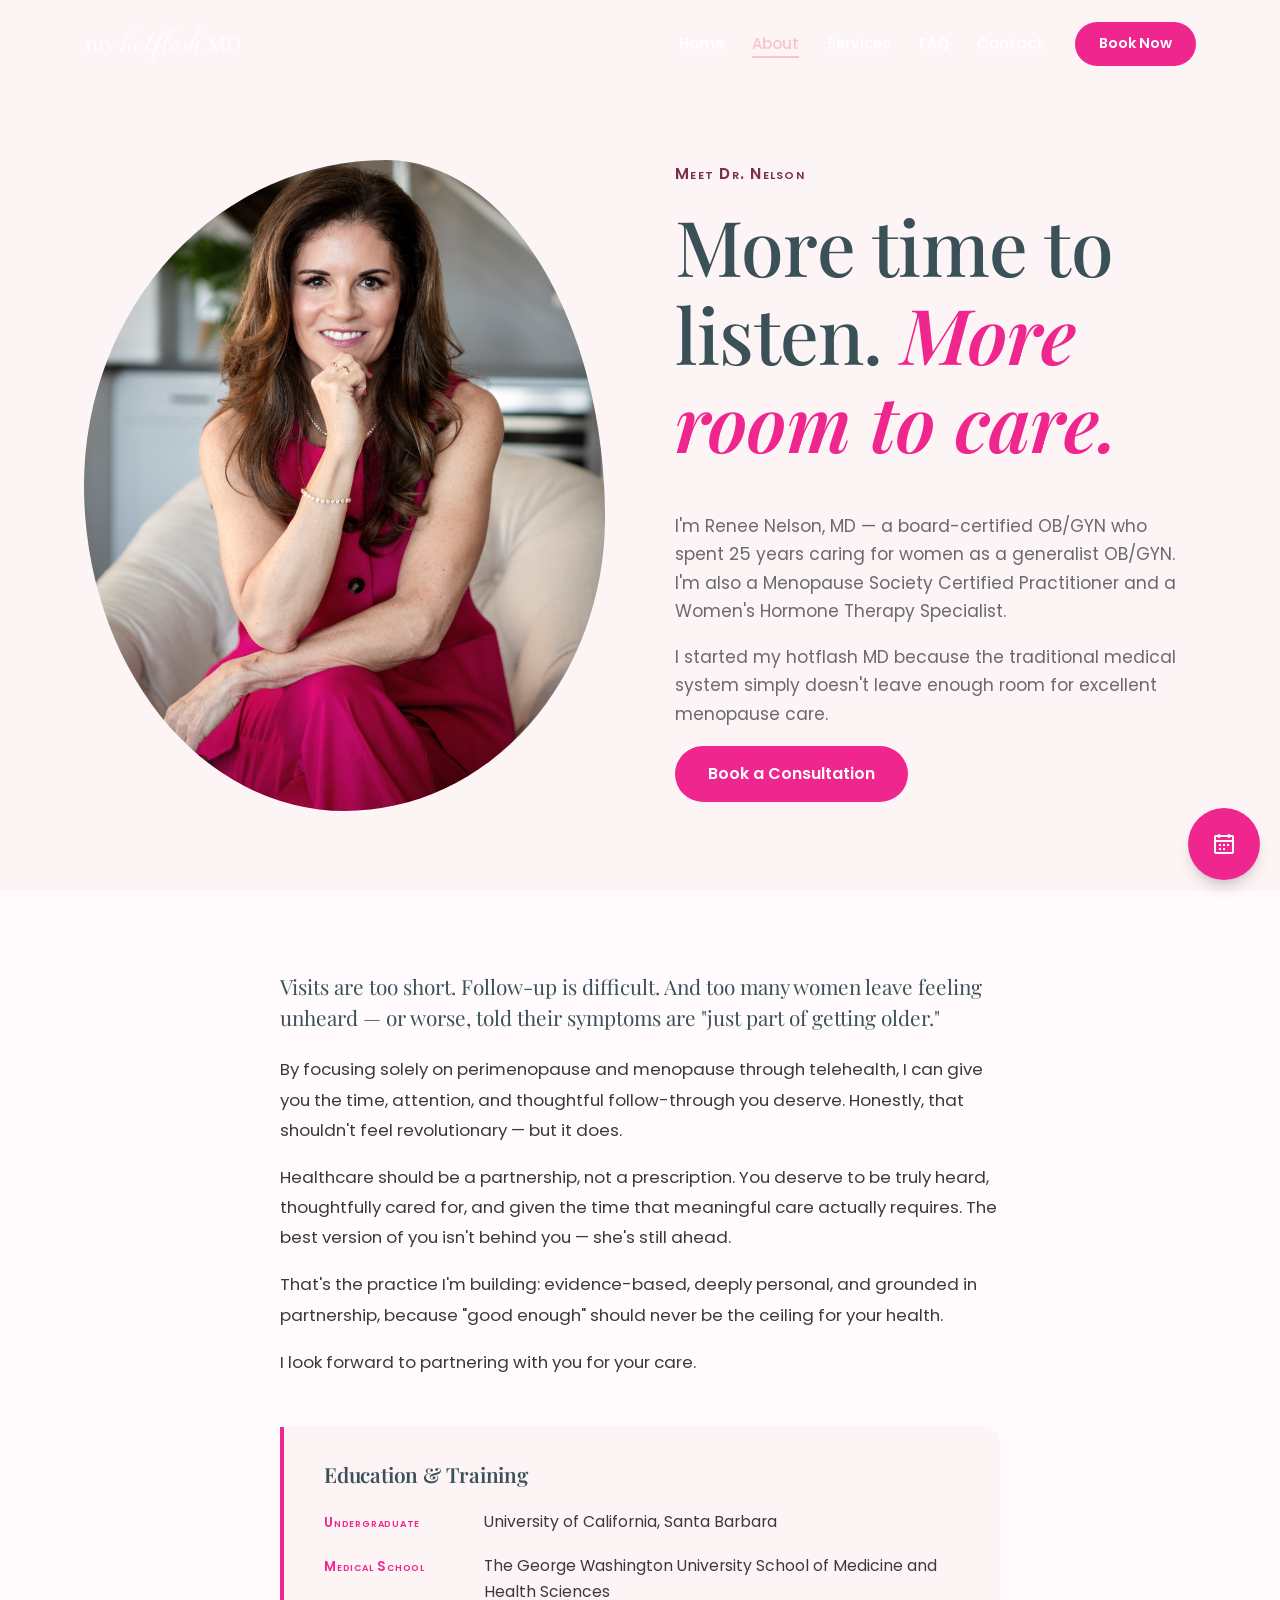
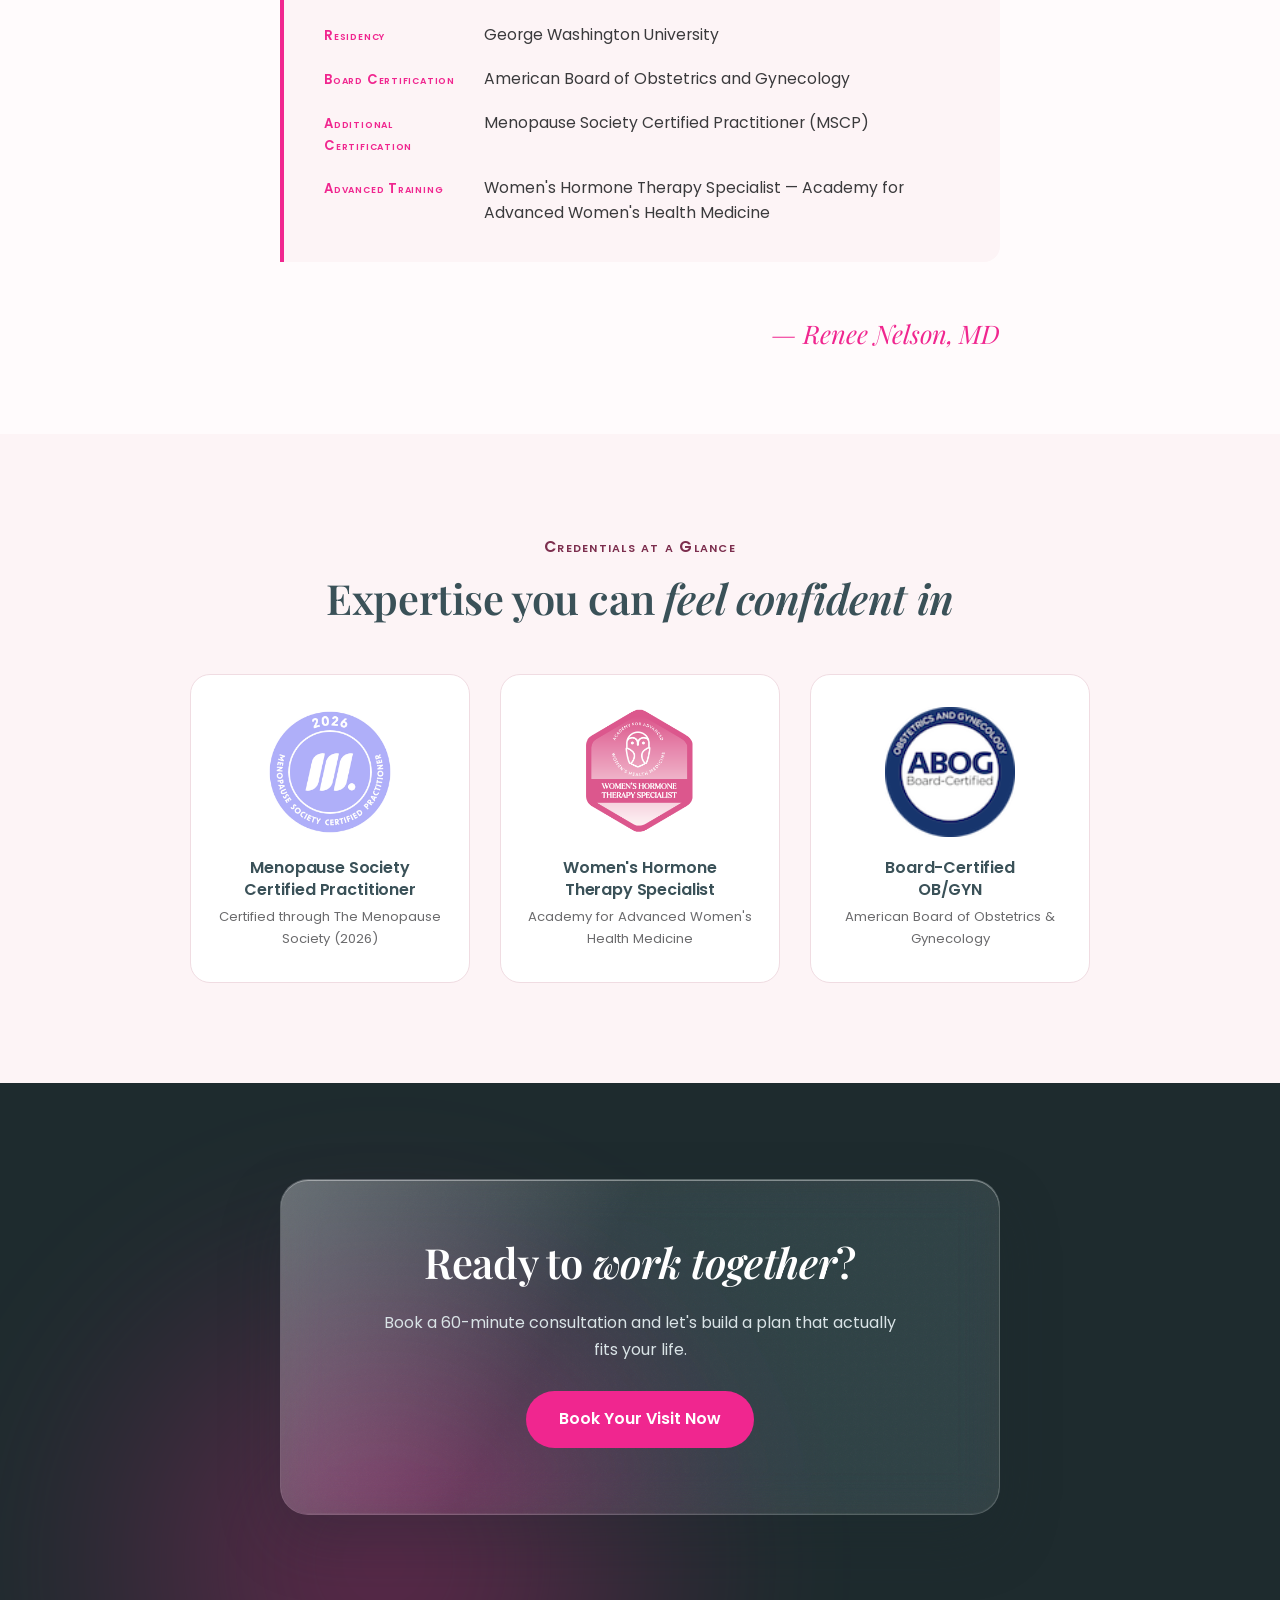
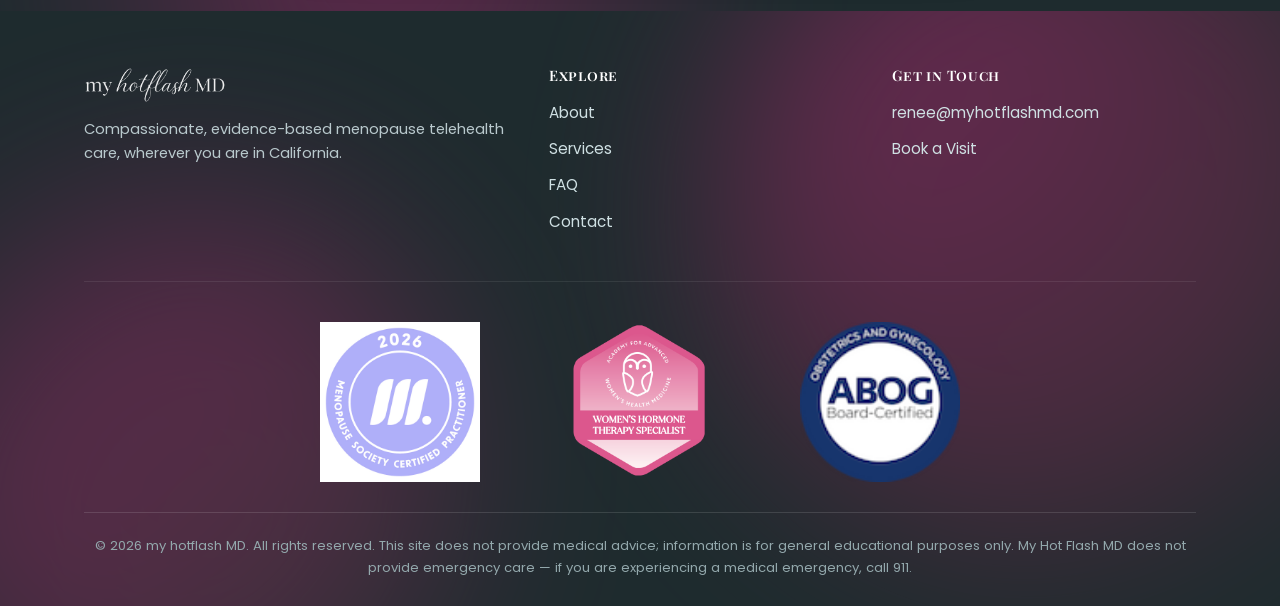
<file: about.html>
<!DOCTYPE html>
<html lang="en">
<head>
  <meta charset="UTF-8" />
  <meta name="viewport" content="width=device-width, initial-scale=1.0" />
  <title>About | my hotflash MD — Meet Renee Nelson, MD</title>
  <meta name="description" content="Meet Renee Nelson, MD — a board-certified OB/GYN and Menopause Society Certified Practitioner with 25 years of experience, now offering personalized menopause telehealth care in California." />
  <link rel="icon" type="image/png" sizes="32x32" href="assets/favicon-32.png" />
  <link rel="icon" type="image/png" sizes="16x16" href="assets/favicon-16.png" />
  <link rel="apple-touch-icon" sizes="180x180" href="assets/favicon-180.png" />

  <meta property="og:type" content="website" />
  <meta property="og:title" content="Meet Renee Nelson, MD | my hotflash MD" />
  <meta property="og:description" content="Board-certified OB/GYN, Menopause Society Certified Practitioner. Personalized menopause telehealth care in California." />
  <meta property="og:image" content="assets/og-image.png" />
  <meta property="og:image:width" content="1200" />
  <meta property="og:image:height" content="630" />

  <meta name="twitter:card" content="summary_large_image" />
  <meta name="twitter:title" content="Meet Renee Nelson, MD | my hotflash MD" />
  <meta name="twitter:description" content="Board-certified OB/GYN, Menopause Society Certified Practitioner. Personalized menopause telehealth care in California." />
  <meta name="twitter:image" content="assets/og-image.png" />

  <link rel="preconnect" href="https://fonts.googleapis.com" />
  <link rel="preconnect" href="https://fonts.gstatic.com" crossorigin />
  <link href="https://fonts.googleapis.com/css2?family=Playfair+Display:ital,wght@0,500;0,600;0,700;1,500;1,600&family=Poppins:wght@400;500;600;700&display=swap" rel="stylesheet" />
  <link rel="stylesheet" href="assets/style.css?v=20260921" />
</head>
<body>

<header class="site-header">
  <div class="header-inner">
    <a href="index.html" class="logo-link"><img src="assets/logo-cropped.png" alt="my hotflash MD logo" /></a>
    <nav class="main-nav">
      <ul>
        <li><a href="index.html">Home</a></li>
        <li><a href="about.html" class="active">About</a></li>
        <li><a href="services.html">Services</a></li>
        <li><a href="faq.html">FAQ</a></li>
        <li><a href="contact.html">Contact</a></li>
      </ul>
      <a href="https://d2oe0ra32qx05a.cloudfront.net/?practiceKey=k_1_116636" class="nav-cta" target="_blank" rel="noopener">Book Now</a>
    </nav>
    <button class="nav-toggle" aria-label="Toggle menu" aria-expanded="false">
      <span></span><span></span><span></span>
    </button>
  </div>
</header>

<!-- ============================================================ -->
<!-- ABOUT HERO                                                   -->
<!-- ============================================================ -->
<section class="about-hero">
  <div class="container about-hero-grid">
    <div class="about-hero-visual reveal">
      <div class="blob-shape">
        <img src="assets/dr-nelson-portrait.jpg" alt="Dr. Renee Nelson, MD" loading="eager" />
      </div>
    </div>
    <div class="about-hero-copy reveal" style="--delay:1">
      <span class="eyebrow">Meet Dr. Nelson</span>
      <h1>More time to listen. <em>More room to care.</em></h1>
      <p>I'm Renee Nelson, MD — a board-certified OB/GYN who spent 25 years caring for women as a generalist OB/GYN. I'm also a Menopause Society Certified Practitioner and a Women's Hormone Therapy Specialist.</p>
      <p>I started my hotflash MD because the traditional medical system simply doesn't leave enough room for excellent menopause care.</p>
      <a href="https://d2oe0ra32qx05a.cloudfront.net/?practiceKey=k_1_116636" class="btn btn-primary" target="_blank" rel="noopener">Book a Consultation</a>
    </div>
  </div>
</section>

<!-- ============================================================ -->
<!-- ABOUT PROSE                                                  -->
<!-- ============================================================ -->
<section class="about-body">
  <div class="container">
    <div class="about-prose reveal">
      <p>Visits are too short. Follow-up is difficult. And too many women leave feeling unheard — or worse, told their symptoms are "just part of getting older."</p>

      <p>By focusing solely on perimenopause and menopause through telehealth, I can give you the time, attention, and thoughtful follow-through you deserve. Honestly, that shouldn't feel revolutionary — but it does.</p>

      <p>Healthcare should be a partnership, not a prescription. You deserve to be truly heard, thoughtfully cared for, and given the time that meaningful care actually requires. The best version of you isn't behind you — she's still ahead.</p>

      <p>That's the practice I'm building: evidence-based, deeply personal, and grounded in partnership, because "good enough" should never be the ceiling for your health.</p>

      <p>I look forward to partnering with you for your care.</p>
    </div>

    <!-- Education -->
    <div class="education-block reveal">
      <h2>Education &amp; Training</h2>
      <dl>
        <div>
          <dt>Undergraduate</dt>
          <dd>University of California, Santa Barbara</dd>
        </div>
        <div>
          <dt>Medical School</dt>
          <dd>The George Washington University School of Medicine and Health Sciences</dd>
        </div>
        <div>
          <dt>Residency</dt>
          <dd>George Washington University</dd>
        </div>
        <div>
          <dt>Board Certification</dt>
          <dd>American Board of Obstetrics and Gynecology</dd>
        </div>
        <div>
          <dt>Additional Certification</dt>
          <dd>Menopause Society Certified Practitioner (MSCP)</dd>
        </div>
        <div>
          <dt>Advanced Training</dt>
          <dd>Women's Hormone Therapy Specialist — Academy for Advanced Women's Health Medicine</dd>
        </div>
      </dl>
    </div>

    <div class="about-signature reveal">
      — Renee Nelson, MD
    </div>
  </div>
</section>

<!-- ============================================================ -->
<!-- CREDENTIALS STRIP                                            -->
<!-- ============================================================ -->
<section class="credentials-section">
  <div class="container">
    <div class="section-head centered reveal">
      <span class="eyebrow">Credentials at a Glance</span>
      <h2>Expertise you can <em>feel confident in</em></h2>
    </div>
    <div class="credentials-grid">
      <div class="credential-card reveal" style="--delay:0">
        <img src="assets/badge-mscp.png" alt="Menopause Society Certified Practitioner 2026 badge" loading="lazy" />
        <h3>Menopause Society<br/>Certified Practitioner</h3>
        <p>Certified through The Menopause Society (2026)</p>
      </div>
      <div class="credential-card reveal" style="--delay:1">
        <img src="assets/badge-aawh.png" alt="Women's Hormone Therapy Specialist badge" loading="lazy" />
        <h3>Women's Hormone<br/>Therapy Specialist</h3>
        <p>Academy for Advanced Women's Health Medicine</p>
      </div>
      <div class="credential-card reveal" style="--delay:2">
        <img src="assets/badge-abog.png" alt="American Board of Obstetrics and Gynecology — Board Certified" loading="lazy" />
        <h3>Board-Certified<br/>OB/GYN</h3>
        <p>American Board of Obstetrics &amp; Gynecology</p>
      </div>
    </div>
  </div>
</section>

<!-- ============================================================ -->
<!-- CTA BAND                                                     -->
<!-- ============================================================ -->
<section class="cta-band">
  <div class="cta-aurora" aria-hidden="true"></div>
  <div class="container">
    <div class="cta-glass glass reveal">
      <div class="glass-highlight"></div>
      <h2>Ready to <em>work together</em>?</h2>
      <p>Book a 60-minute consultation and let's build a plan that actually fits your life.</p>
      <a href="https://d2oe0ra32qx05a.cloudfront.net/?practiceKey=k_1_116636" class="btn btn-primary" target="_blank" rel="noopener">Book Your Visit Now</a>
    </div>
  </div>
</section>

<!-- ============================================================ -->
<!-- FOOTER                                                       -->
<!-- ============================================================ -->
<footer class="site-footer">
  <div class="footer-blob-bg" aria-hidden="true">
    <div class="blob"></div>
    <div class="blob2"></div>
  </div>

  <div class="container">
    <div class="footer-inner">
      <div>
        <img src="assets/logo-cropped.png" alt="my hotflash MD logo" />
        <p>Compassionate, evidence-based menopause telehealth care, wherever you are in California.</p>
      </div>
      <div class="footer-col">
        <h4>Explore</h4>
        <ul>
          <li><a href="about.html">About</a></li>
          <li><a href="services.html">Services</a></li>
          <li><a href="faq.html">FAQ</a></li>
          <li><a href="contact.html">Contact</a></li>
        </ul>
      </div>
      <div class="footer-col">
        <h4>Get in Touch</h4>
        <ul>
          <li><a href="mailto:renee@myhotflashmd.com">renee@myhotflashmd.com</a></li>
          <li><a href="https://d2oe0ra32qx05a.cloudfront.net/?practiceKey=k_1_116636" target="_blank" rel="noopener">Book a Visit</a></li>
        </ul>
      </div>
    </div>

    <div class="badge-row">
      <div class="badge-blob">
        <img src="assets/badge-mscp.png" alt="Menopause Society Certified Practitioner" loading="lazy" />
      </div>
      <div class="badge-blob">
        <img src="assets/badge-aawh.png" alt="Women's Hormone Therapy Specialist" loading="lazy" />
      </div>
      <div class="badge-blob">
        <img src="assets/badge-abog.png" alt="Board-Certified OB/GYN" loading="lazy" />
      </div>
    </div>

    <div class="footer-bottom">
      &copy; 2026 my hotflash MD. All rights reserved. This site does not provide medical advice; information is for general educational purposes only. My Hot Flash MD does not provide emergency care — if you are experiencing a medical emergency, call 911.
    </div>
  </div>
</footer>

<script src="assets/nav.js?v=20260921"></script>
</body>
</html>
</file>
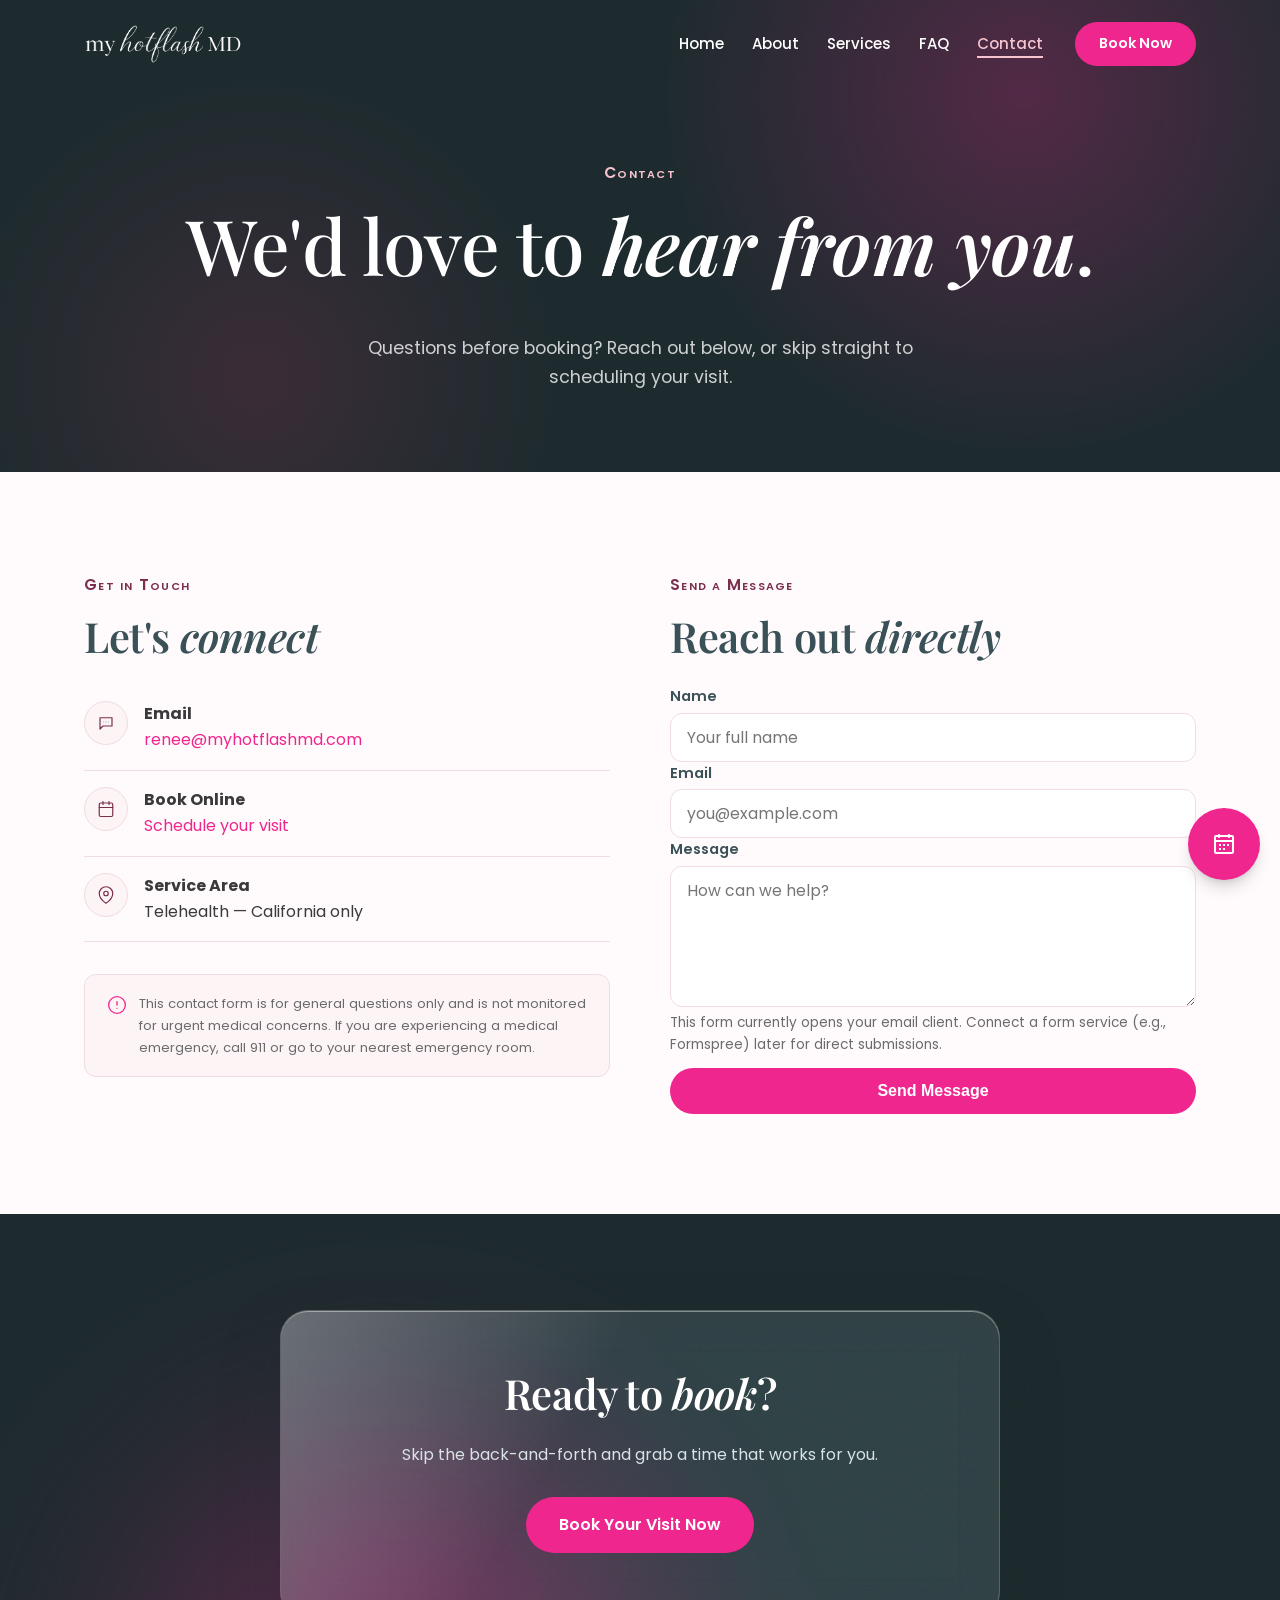
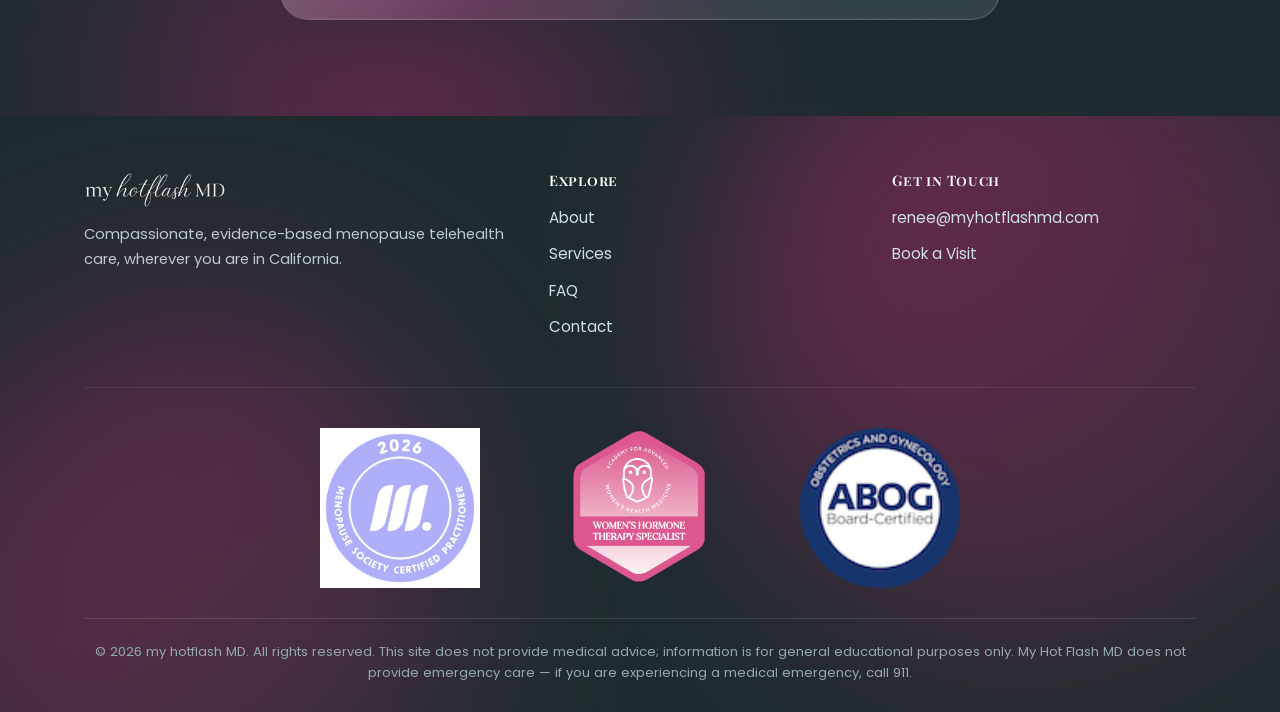
<file: contact.html>
<!DOCTYPE html>
<html lang="en">
<head>
  <meta charset="UTF-8" />
  <meta name="viewport" content="width=device-width, initial-scale=1.0" />
  <title>Contact | my hotflash MD — Menopause Telehealth in California</title>
  <meta name="description" content="Get in touch with my hotflash MD or book a menopause telehealth visit. Care is available to patients located in California." />
  <link rel="icon" type="image/png" sizes="32x32" href="assets/favicon-32.png" />
  <link rel="icon" type="image/png" sizes="16x16" href="assets/favicon-16.png" />
  <link rel="apple-touch-icon" sizes="180x180" href="assets/favicon-180.png" />

  <meta property="og:type" content="website" />
  <meta property="og:title" content="Contact | my hotflash MD" />
  <meta property="og:description" content="Get in touch with my hotflash MD or book a menopause telehealth visit. Care is available in California." />
  <meta property="og:image" content="assets/og-image.png" />
  <meta property="og:image:width" content="1200" />
  <meta property="og:image:height" content="630" />

  <meta name="twitter:card" content="summary_large_image" />
  <meta name="twitter:title" content="Contact | my hotflash MD" />
  <meta name="twitter:description" content="Get in touch with my hotflash MD or book a menopause telehealth visit. Care is available in California." />
  <meta name="twitter:image" content="assets/og-image.png" />

  <link rel="preconnect" href="https://fonts.googleapis.com" />
  <link rel="preconnect" href="https://fonts.gstatic.com" crossorigin />
  <link href="https://fonts.googleapis.com/css2?family=Playfair+Display:ital,wght@0,500;0,600;0,700;1,500;1,600&family=Poppins:wght@400;500;600;700&display=swap" rel="stylesheet" />
  <link rel="stylesheet" href="assets/style.css?v=20260921" />
</head>
<body>

<header class="site-header">
  <div class="header-inner">
    <a href="index.html" class="logo-link"><img src="assets/logo-cropped.png" alt="my hotflash MD logo" /></a>
    <nav class="main-nav">
      <ul>
        <li><a href="index.html">Home</a></li>
        <li><a href="about.html">About</a></li>
        <li><a href="services.html">Services</a></li>
        <li><a href="faq.html">FAQ</a></li>
        <li><a href="contact.html" class="active">Contact</a></li>
      </ul>
      <a href="https://d2oe0ra32qx05a.cloudfront.net/?practiceKey=k_1_116636" class="nav-cta" target="_blank" rel="noopener">Book Now</a>
    </nav>
    <button class="nav-toggle" aria-label="Toggle menu" aria-expanded="false">
      <span></span><span></span><span></span>
    </button>
  </div>
</header>

<!-- ============================================================ -->
<!-- PAGE HERO                                                    -->
<!-- ============================================================ -->
<section class="page-hero">
  <div class="container">
    <span class="eyebrow">Contact</span>
    <h1>We'd love to <em>hear from you</em>.</h1>
    <p>Questions before booking? Reach out below, or skip straight to scheduling your visit.</p>
  </div>
</section>

<!-- ============================================================ -->
<!-- CONTACT                                                      -->
<!-- ============================================================ -->
<section>
  <div class="container contact-grid">
    <div>
      <span class="eyebrow">Get in Touch</span>
      <h2>Let's <em>connect</em></h2>

      <div class="contact-item reveal" style="--delay:0">
        <div class="contact-icon">
          <svg viewBox="0 0 24 24" fill="none" stroke="currentColor" stroke-width="1.6" stroke-linecap="round" stroke-linejoin="round">
            <path d="M4 5h16v11H8l-4 4V5z"/>
            <circle cx="9" cy="10.5" r="0.6" fill="currentColor" stroke="none"/>
            <circle cx="12" cy="10.5" r="0.6" fill="currentColor" stroke="none"/>
            <circle cx="15" cy="10.5" r="0.6" fill="currentColor" stroke="none"/>
          </svg>
        </div>
        <div>
          <strong>Email</strong><br>
          <a href="mailto:renee@myhotflashmd.com">renee@myhotflashmd.com</a>
        </div>
      </div>

      <div class="contact-item reveal" style="--delay:1">
        <div class="contact-icon">
          <svg viewBox="0 0 24 24" fill="none" stroke="currentColor" stroke-width="1.6" stroke-linecap="round" stroke-linejoin="round">
            <rect x="3" y="4" width="18" height="18" rx="2" ry="2"/>
            <path d="M16 2v4M8 2v4M3 10h18"/>
          </svg>
        </div>
        <div>
          <strong>Book Online</strong><br>
          <a href="https://d2oe0ra32qx05a.cloudfront.net/?practiceKey=k_1_116636" target="_blank" rel="noopener">Schedule your visit</a>
        </div>
      </div>

      <div class="contact-item reveal" style="--delay:2">
        <div class="contact-icon">
          <svg viewBox="0 0 24 24" fill="none" stroke="currentColor" stroke-width="1.6" stroke-linecap="round" stroke-linejoin="round">
            <path d="M21 10c0 7-9 13-9 13s-9-6-9-13a9 9 0 0 1 18 0z"/>
            <circle cx="12" cy="10" r="3"/>
          </svg>
        </div>
        <div>
          <strong>Service Area</strong><br>
          Telehealth — California only
        </div>
      </div>

      <div class="disclaimer reveal" style="--delay:3">
        <svg viewBox="0 0 24 24" width="20" height="20" fill="none" stroke="currentColor" stroke-width="1.6" stroke-linecap="round" stroke-linejoin="round" style="flex-shrink:0;">
          <circle cx="12" cy="12" r="10"/>
          <path d="M12 8v4M12 16h.01"/>
        </svg>
        <span>This contact form is for general questions only and is not monitored for urgent medical concerns. If you are experiencing a medical emergency, call 911 or go to your nearest emergency room.</span>
      </div>
    </div>

    <div>
      <span class="eyebrow">Send a Message</span>
      <h2>Reach out <em>directly</em></h2>
      <form class="contact-form" action="mailto:renee@myhotflashmd.com" method="post" enctype="text/plain">
        <div>
          <label for="name">Name</label>
          <input type="text" id="name" name="name" placeholder="Your full name" required>
        </div>
        <div>
          <label for="email">Email</label>
          <input type="email" id="email" name="email" placeholder="you@example.com" required>
        </div>
        <div>
          <label for="message">Message</label>
          <textarea id="message" name="message" rows="5" placeholder="How can we help?" required></textarea>
        </div>
        <p class="form-note">This form currently opens your email client. Connect a form service (e.g., Formspree) later for direct submissions.</p>
        <button type="submit" class="btn btn-primary" style="border:none; cursor:pointer;">Send Message</button>
      </form>
    </div>
  </div>
</section>

<!-- ============================================================ -->
<!-- CTA BAND                                                     -->
<!-- ============================================================ -->
<section class="cta-band">
  <div class="cta-aurora" aria-hidden="true"></div>
  <div class="container">
    <div class="cta-glass glass reveal">
      <div class="glass-highlight"></div>
      <h2>Ready to <em>book</em>?</h2>
      <p>Skip the back-and-forth and grab a time that works for you.</p>
      <a href="https://d2oe0ra32qx05a.cloudfront.net/?practiceKey=k_1_116636" class="btn btn-primary" target="_blank" rel="noopener">Book Your Visit Now</a>
    </div>
  </div>
</section>

<!-- ============================================================ -->
<!-- FOOTER                                                       -->
<!-- ============================================================ -->
<footer class="site-footer">
  <div class="footer-blob-bg" aria-hidden="true">
    <div class="blob"></div>
    <div class="blob2"></div>
  </div>

  <div class="container">
    <div class="footer-inner">
      <div>
        <img src="assets/logo-cropped.png" alt="my hotflash MD logo" />
        <p>Compassionate, evidence-based menopause telehealth care, wherever you are in California.</p>
      </div>
      <div class="footer-col">
        <h4>Explore</h4>
        <ul>
          <li><a href="about.html">About</a></li>
          <li><a href="services.html">Services</a></li>
          <li><a href="faq.html">FAQ</a></li>
          <li><a href="contact.html">Contact</a></li>
        </ul>
      </div>
      <div class="footer-col">
        <h4>Get in Touch</h4>
        <ul>
          <li><a href="mailto:renee@myhotflashmd.com">renee@myhotflashmd.com</a></li>
          <li><a href="https://d2oe0ra32qx05a.cloudfront.net/?practiceKey=k_1_116636" target="_blank" rel="noopener">Book a Visit</a></li>
        </ul>
      </div>
    </div>

    <div class="badge-row">
      <div class="badge-blob">
        <img src="assets/badge-mscp.png" alt="Menopause Society Certified Practitioner" loading="lazy" />
      </div>
      <div class="badge-blob">
        <img src="assets/badge-aawh.png" alt="Women's Hormone Therapy Specialist" loading="lazy" />
      </div>
      <div class="badge-blob">
        <img src="assets/badge-abog.png" alt="Board-Certified OB/GYN" loading="lazy" />
      </div>
    </div>

    <div class="footer-bottom">
      &copy; 2026 my hotflash MD. All rights reserved. This site does not provide medical advice; information is for general educational purposes only. My Hot Flash MD does not provide emergency care — if you are experiencing a medical emergency, call 911.
    </div>
  </div>
</footer>

<script src="assets/nav.js?v=20260921"></script>
</body>
</html>
</file>
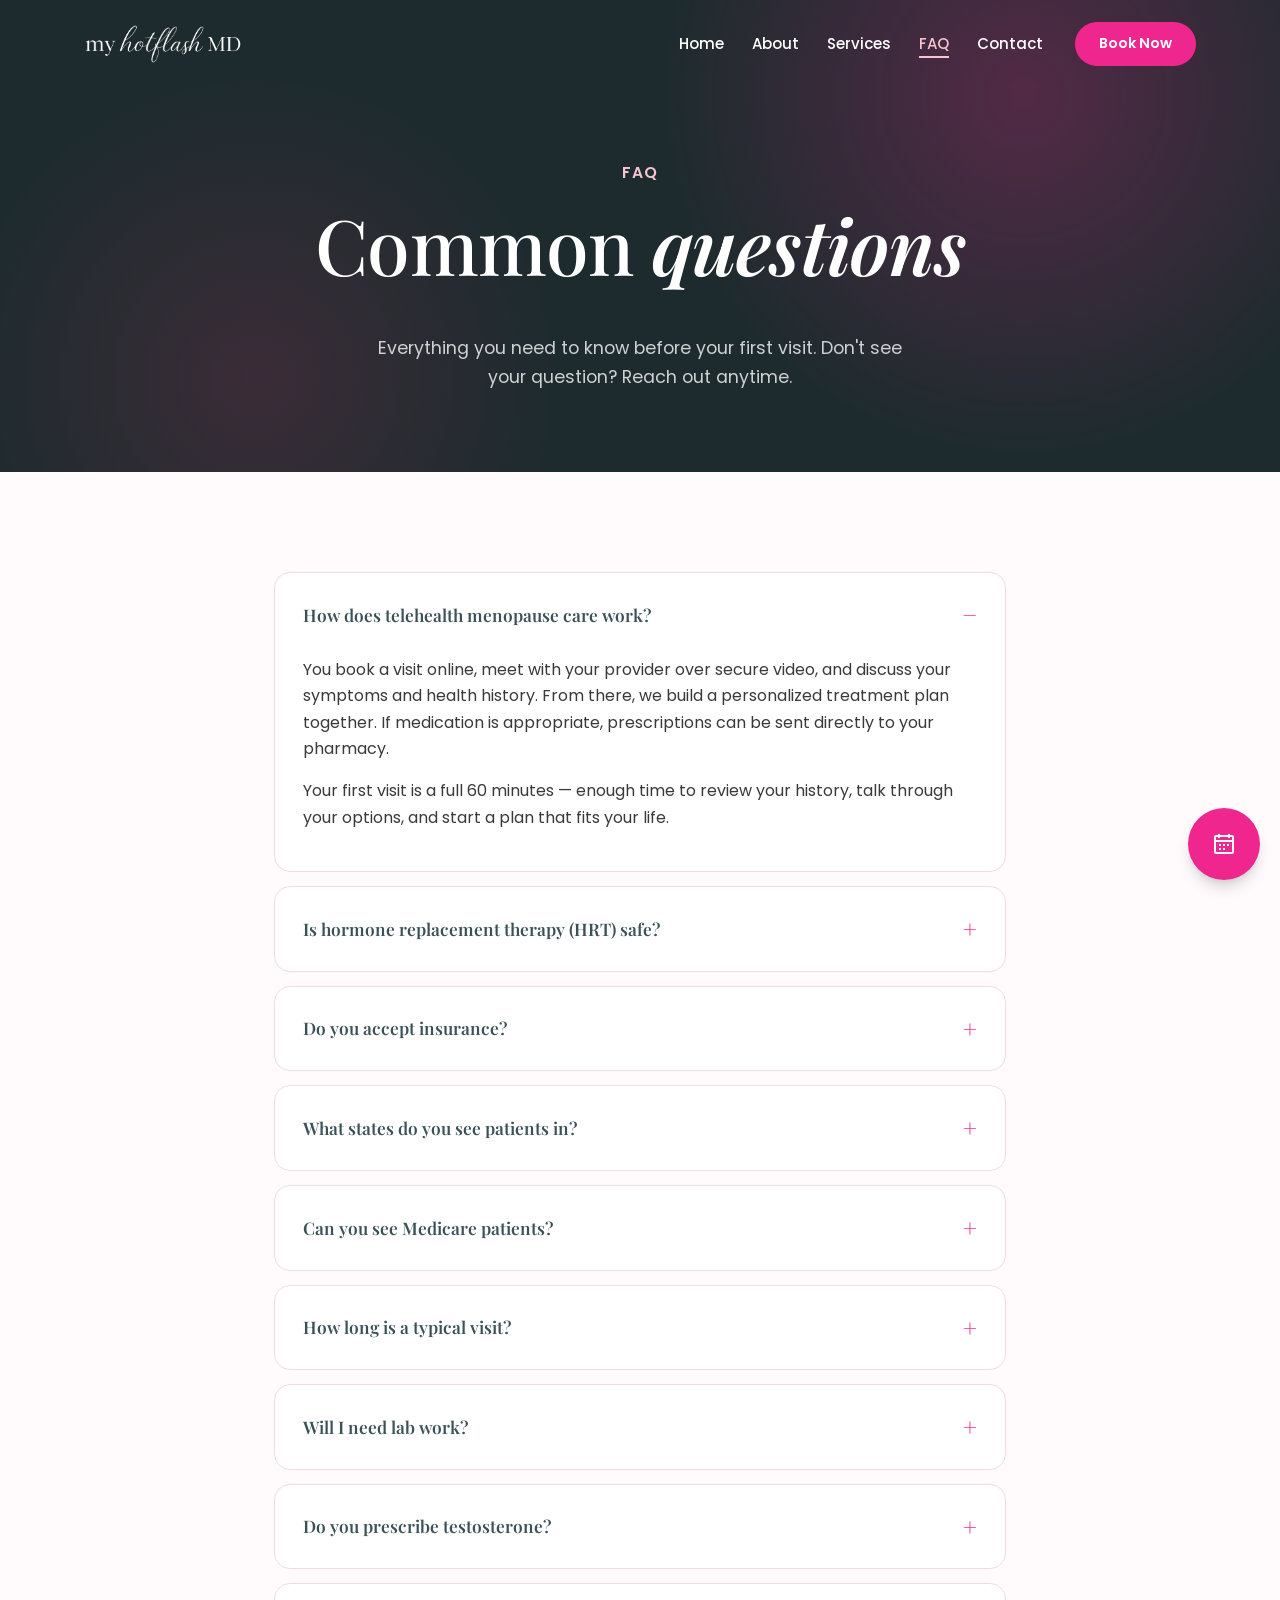
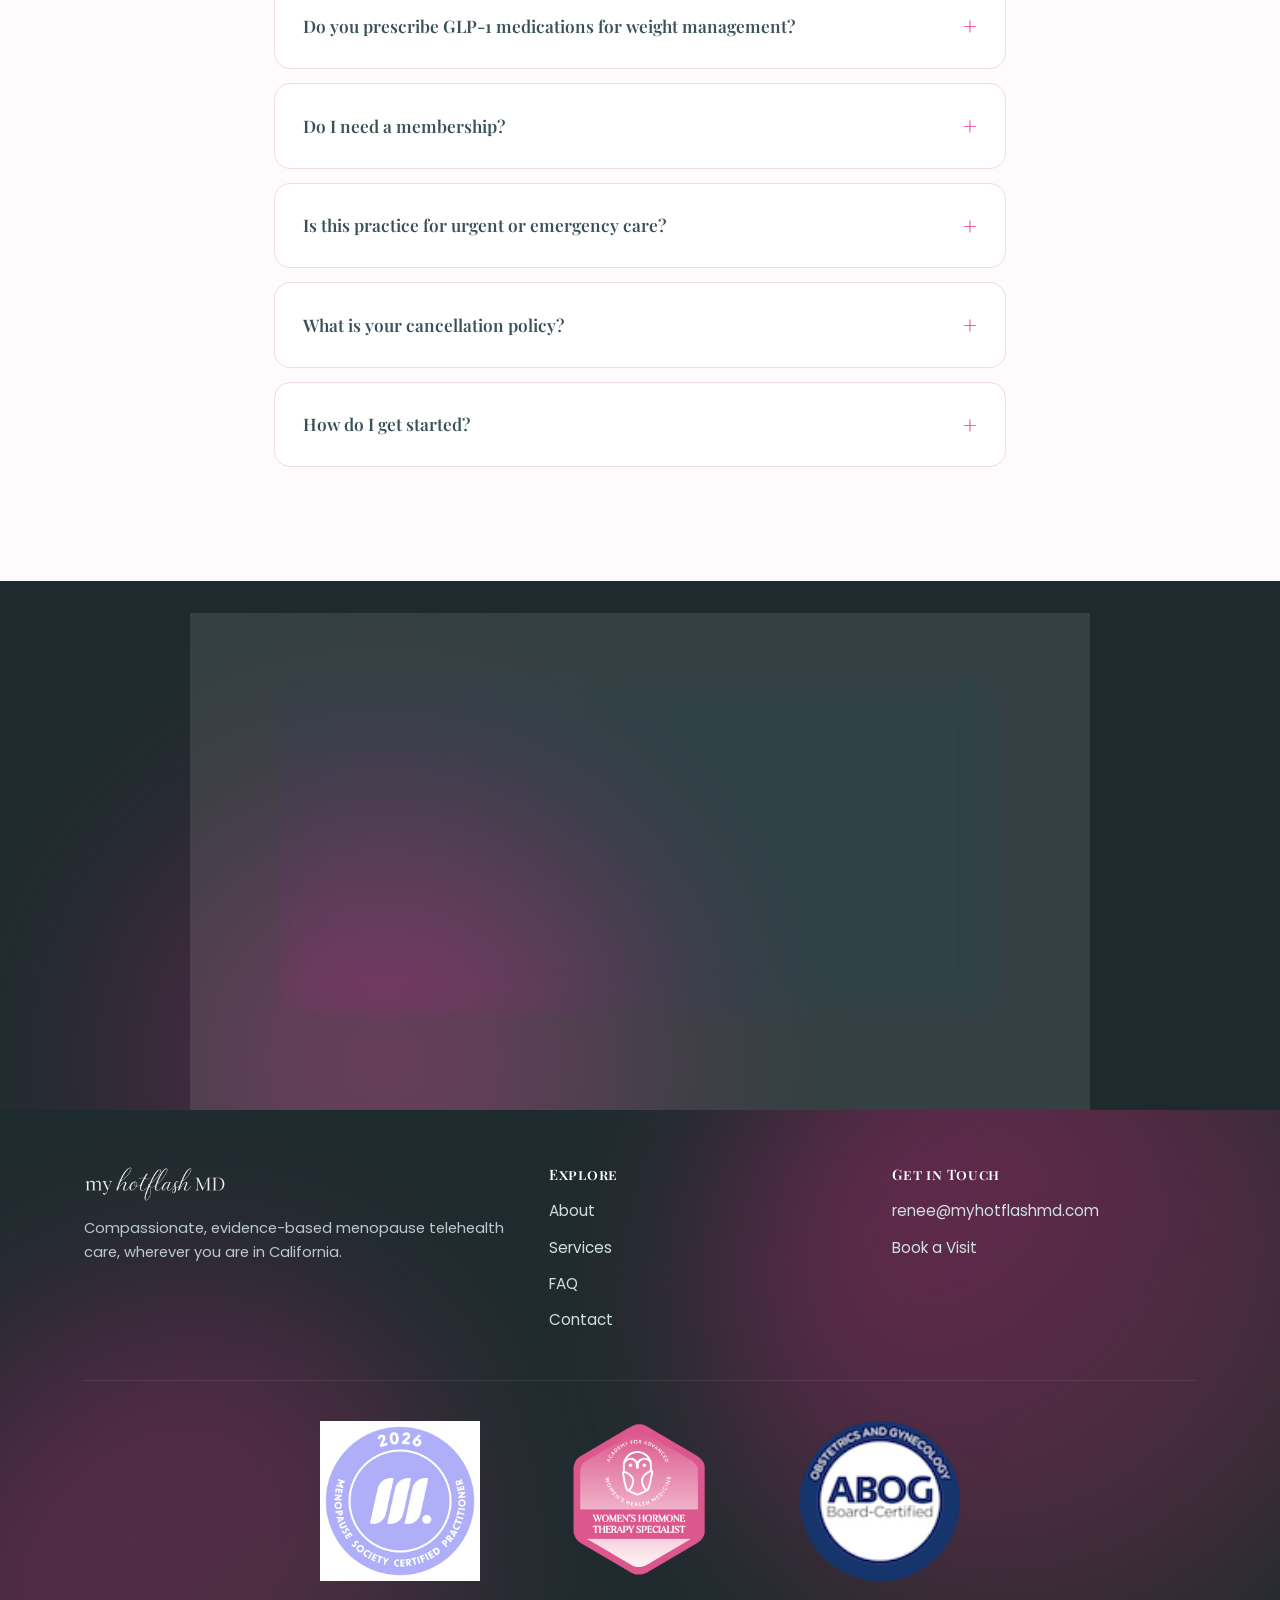
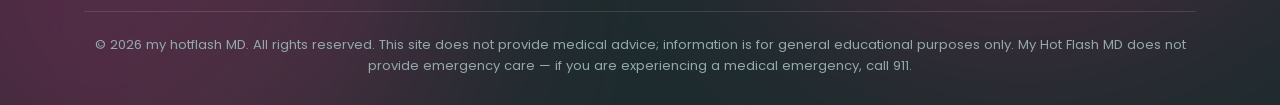
<file: faq.html>
<!DOCTYPE html>
<html lang="en">
<head>
  <meta charset="UTF-8" />
  <meta name="viewport" content="width=device-width, initial-scale=1.0" />
  <title>FAQ | my hotflash MD — Menopause Telehealth Questions</title>
  <meta name="description" content="Answers to common questions about menopause telehealth care, HRT, insurance, Medicare, testosterone, GLP-1 medications, and getting started with my hotflash MD." />
  <link rel="icon" type="image/png" sizes="32x32" href="assets/favicon-32.png" />
  <link rel="icon" type="image/png" sizes="16x16" href="assets/favicon-16.png" />
  <link rel="apple-touch-icon" sizes="180x180" href="assets/favicon-180.png" />

  <meta property="og:type" content="website" />
  <meta property="og:title" content="FAQ | my hotflash MD" />
  <meta property="og:description" content="Answers to common questions about menopause telehealth care, HRT, insurance, and getting started." />
  <meta property="og:image" content="assets/og-image.png" />
  <meta property="og:image:width" content="1200" />
  <meta property="og:image:height" content="630" />

  <meta name="twitter:card" content="summary_large_image" />
  <meta name="twitter:title" content="FAQ | my hotflash MD" />
  <meta name="twitter:description" content="Answers to common questions about menopause telehealth care, HRT, insurance, and getting started." />
  <meta name="twitter:image" content="assets/og-image.png" />

  <link rel="preconnect" href="https://fonts.googleapis.com" />
  <link rel="preconnect" href="https://fonts.gstatic.com" crossorigin />
  <link href="https://fonts.googleapis.com/css2?family=Playfair+Display:ital,wght@0,500;0,600;0,700;1,500;1,600&family=Poppins:wght@400;500;600;700&display=swap" rel="stylesheet" />
  <link rel="stylesheet" href="assets/style.css?v=20260921" />
</head>
<body>

<header class="site-header">
  <div class="header-inner">
    <a href="index.html" class="logo-link"><img src="assets/logo-cropped.png" alt="my hotflash MD logo" /></a>
    <nav class="main-nav">
      <ul>
        <li><a href="index.html">Home</a></li>
        <li><a href="about.html">About</a></li>
        <li><a href="services.html">Services</a></li>
        <li><a href="faq.html" class="active">FAQ</a></li>
        <li><a href="contact.html">Contact</a></li>
      </ul>
      <a href="https://d2oe0ra32qx05a.cloudfront.net/?practiceKey=k_1_116636" class="nav-cta" target="_blank" rel="noopener">Book Now</a>
    </nav>
    <button class="nav-toggle" aria-label="Toggle menu" aria-expanded="false">
      <span></span><span></span><span></span>
    </button>
  </div>
</header>

<!-- ============================================================ -->
<!-- PAGE HERO                                                    -->
<!-- ============================================================ -->
<section class="page-hero">
  <div class="container">
    <span class="eyebrow">FAQ</span>
    <h1>Common <em>questions</em></h1>
    <p>Everything you need to know before your first visit. Don't see your question? Reach out anytime.</p>
  </div>
</section>

<!-- ============================================================ -->
<!-- FAQ LIST                                                     -->
<!-- ============================================================ -->
<section>
  <div class="container faq-container">

    <details class="faq-item reveal" style="--delay:0" open>
      <summary>How does telehealth menopause care work?</summary>
      <div class="faq-answer">
        <p>You book a visit online, meet with your provider over secure video, and discuss your symptoms and health history. From there, we build a personalized treatment plan together. If medication is appropriate, prescriptions can be sent directly to your pharmacy.</p>
        <p>Your first visit is a full 60 minutes — enough time to review your history, talk through your options, and start a plan that fits your life.</p>
      </div>
    </details>

    <details class="faq-item reveal" style="--delay:1">
      <summary>Is hormone replacement therapy (HRT) safe?</summary>
      <div class="faq-answer">
        <p>For many women, hormone therapy is a safe and effective option when guided by current clinical evidence and tailored to individual health history. Your provider will walk through your personal risks and benefits during your visit so you can make an informed decision.</p>
        <p>HRT isn't right for everyone, and non-hormonal options are always available too.</p>
      </div>
    </details>

    <details class="faq-item reveal" style="--delay:2">
      <summary>Do you accept insurance?</summary>
      <div class="faq-answer">
        <p>No. The practice does not bill or accept insurance. A superbill can be provided for you to submit for possible out-of-network reimbursement.</p>
        <p>Labs and pharmacy prescriptions may still go through your insurance, depending on your coverage. Labs can also be completed at discounted cash-pay rates if you prefer.</p>
      </div>
    </details>

    <details class="faq-item reveal" style="--delay:3">
      <summary>What states do you see patients in?</summary>
      <div class="faq-answer">
        <p>Care is available only to patients who are located in California at the time of their visit.</p>
        <p>If you're outside California, unfortunately we cannot see you — but we'd encourage you to find a Menopause Society Certified Practitioner near you.</p>
      </div>
    </details>

    <details class="faq-item reveal" style="--delay:4">
      <summary>Can you see Medicare patients?</summary>
      <div class="faq-answer">
        <p>No. I have not opted out of Medicare, so federal law does not allow me to see patients enrolled in Medicare or Medicare Advantage. Unfortunately, no exceptions can be made.</p>
      </div>
    </details>

    <details class="faq-item reveal" style="--delay:5">
      <summary>How long is a typical visit?</summary>
      <div class="faq-answer">
        <p>Initial visits are a full 60 minutes to allow time for a complete history and discussion of your goals. Follow-up visits are typically shorter and focused on how your plan is working — what's improving, what needs adjusting, and how you're feeling overall.</p>
      </div>
    </details>

    <details class="faq-item reveal" style="--delay:6">
      <summary>Will I need lab work?</summary>
      <div class="faq-answer">
        <p>Sometimes. Depending on your symptoms and history, your provider may recommend labs, which can often be completed at a local lab near you and reviewed together at a follow-up visit.</p>
        <p>Labs can be billed through insurance, or you can use discounted cash-pay options.</p>
      </div>
    </details>

    <details class="faq-item reveal" style="--delay:7">
      <summary>Do you prescribe testosterone?</summary>
      <div class="faq-answer">
        <p>Yes. Testosterone can be considered when it is medically appropriate and fits your individual symptoms, health history, and goals. It's not right for everyone, and your provider will discuss whether it's a good option for you.</p>
      </div>
    </details>

    <details class="faq-item reveal" style="--delay:8">
      <summary>Do you prescribe GLP-1 medications for weight management?</summary>
      <div class="faq-answer">
        <p>Yes. FDA-approved GLP-1 medications may be part of a thoughtful weight and metabolic-health plan when medically appropriate. This is always individualized after a full medical review, and not every patient will be a candidate.</p>
      </div>
    </details>

    <details class="faq-item reveal" style="--delay:9">
      <summary>Do I need a membership?</summary>
      <div class="faq-answer">
        <p>Your initial 60-minute consultation is a stand-alone visit — you're not committing to anything ongoing.</p>
        <p>If you choose to continue hormone therapy or weight-management care, an ongoing membership is required. This isn't a sales tactic — it's because finding the right combination of treatment takes time. Doses need adjusting, side effects need monitoring, and your needs can change over time. The membership model is what allows me to follow you closely and get your treatment right.</p>
      </div>
    </details>

    <details class="faq-item reveal" style="--delay:10">
      <summary>Is this practice for urgent or emergency care?</summary>
      <div class="faq-answer">
        <p>No. my hotflash MD does not provide urgent or emergency medical care. If you are experiencing a medical emergency, call 911 or go to the nearest emergency department.</p>
      </div>
    </details>

    <details class="faq-item reveal" style="--delay:11">
      <summary>What is your cancellation policy?</summary>
      <div class="faq-answer">
        <p>Cancellations or rescheduling with less than 48 hours' notice incur a $200 fee. No-shows are charged the full visit price.</p>
      </div>
    </details>

    <details class="faq-item reveal" style="--delay:12">
      <summary>How do I get started?</summary>
      <div class="faq-answer">
        <p>Simply book a visit using the link on this site. You'll receive instructions on how to prepare and what to expect before your appointment.</p>
        <p>If you're not sure whether we're the right fit, feel free to <a href="contact.html">reach out through the contact page</a> first.</p>
      </div>
    </details>

  </div>
</section>

<!-- ============================================================ -->
<!-- CTA BAND                                                     -->
<!-- ============================================================ -->
<section class="cta-band">
  <div class="cta-aurora" aria-hidden="true"></div>
  <div class="container">
    <div class="cta-glass glass reveal">
      <div class="glass-highlight"></div>
      <h2>Still have <em>questions</em>?</h2>
      <p>Reach out directly or book a visit to talk it through with your provider.</p>
      <a href="https://d2oe0ra32qx05a.cloudfront.net/?practiceKey=k_1_116636" class="btn btn-primary" target="_blank" rel="noopener">Book Your Visit Now</a>
    </div>
  </div>
</section>

<!-- ============================================================ -->
<!-- FOOTER                                                       -->
<!-- ============================================================ -->
<footer class="site-footer">
  <div class="footer-blob-bg" aria-hidden="true">
    <div class="blob"></div>
    <div class="blob2"></div>
  </div>

  <div class="container">
    <div class="footer-inner">
      <div>
        <img src="assets/logo-cropped.png" alt="my hotflash MD logo" />
        <p>Compassionate, evidence-based menopause telehealth care, wherever you are in California.</p>
      </div>
      <div class="footer-col">
        <h4>Explore</h4>
        <ul>
          <li><a href="about.html">About</a></li>
          <li><a href="services.html">Services</a></li>
          <li><a href="faq.html">FAQ</a></li>
          <li><a href="contact.html">Contact</a></li>
        </ul>
      </div>
      <div class="footer-col">
        <h4>Get in Touch</h4>
        <ul>
          <li><a href="mailto:renee@myhotflashmd.com">renee@myhotflashmd.com</a></li>
          <li><a href="https://d2oe0ra32qx05a.cloudfront.net/?practiceKey=k_1_116636" target="_blank" rel="noopener">Book a Visit</a></li>
        </ul>
      </div>
    </div>

    <div class="badge-row">
      <div class="badge-blob">
        <img src="assets/badge-mscp.png" alt="Menopause Society Certified Practitioner" loading="lazy" />
      </div>
      <div class="badge-blob">
        <img src="assets/badge-aawh.png" alt="Women's Hormone Therapy Specialist" loading="lazy" />
      </div>
      <div class="badge-blob">
        <img src="assets/badge-abog.png" alt="Board-Certified OB/GYN" loading="lazy" />
      </div>
    </div>

    <div class="footer-bottom">
      &copy; 2026 my hotflash MD. All rights reserved. This site does not provide medical advice; information is for general educational purposes only. My Hot Flash MD does not provide emergency care — if you are experiencing a medical emergency, call 911.
    </div>
  </div>
</footer>

<script src="assets/nav.js?v=20260921"></script>
</body>
</html>
</file>
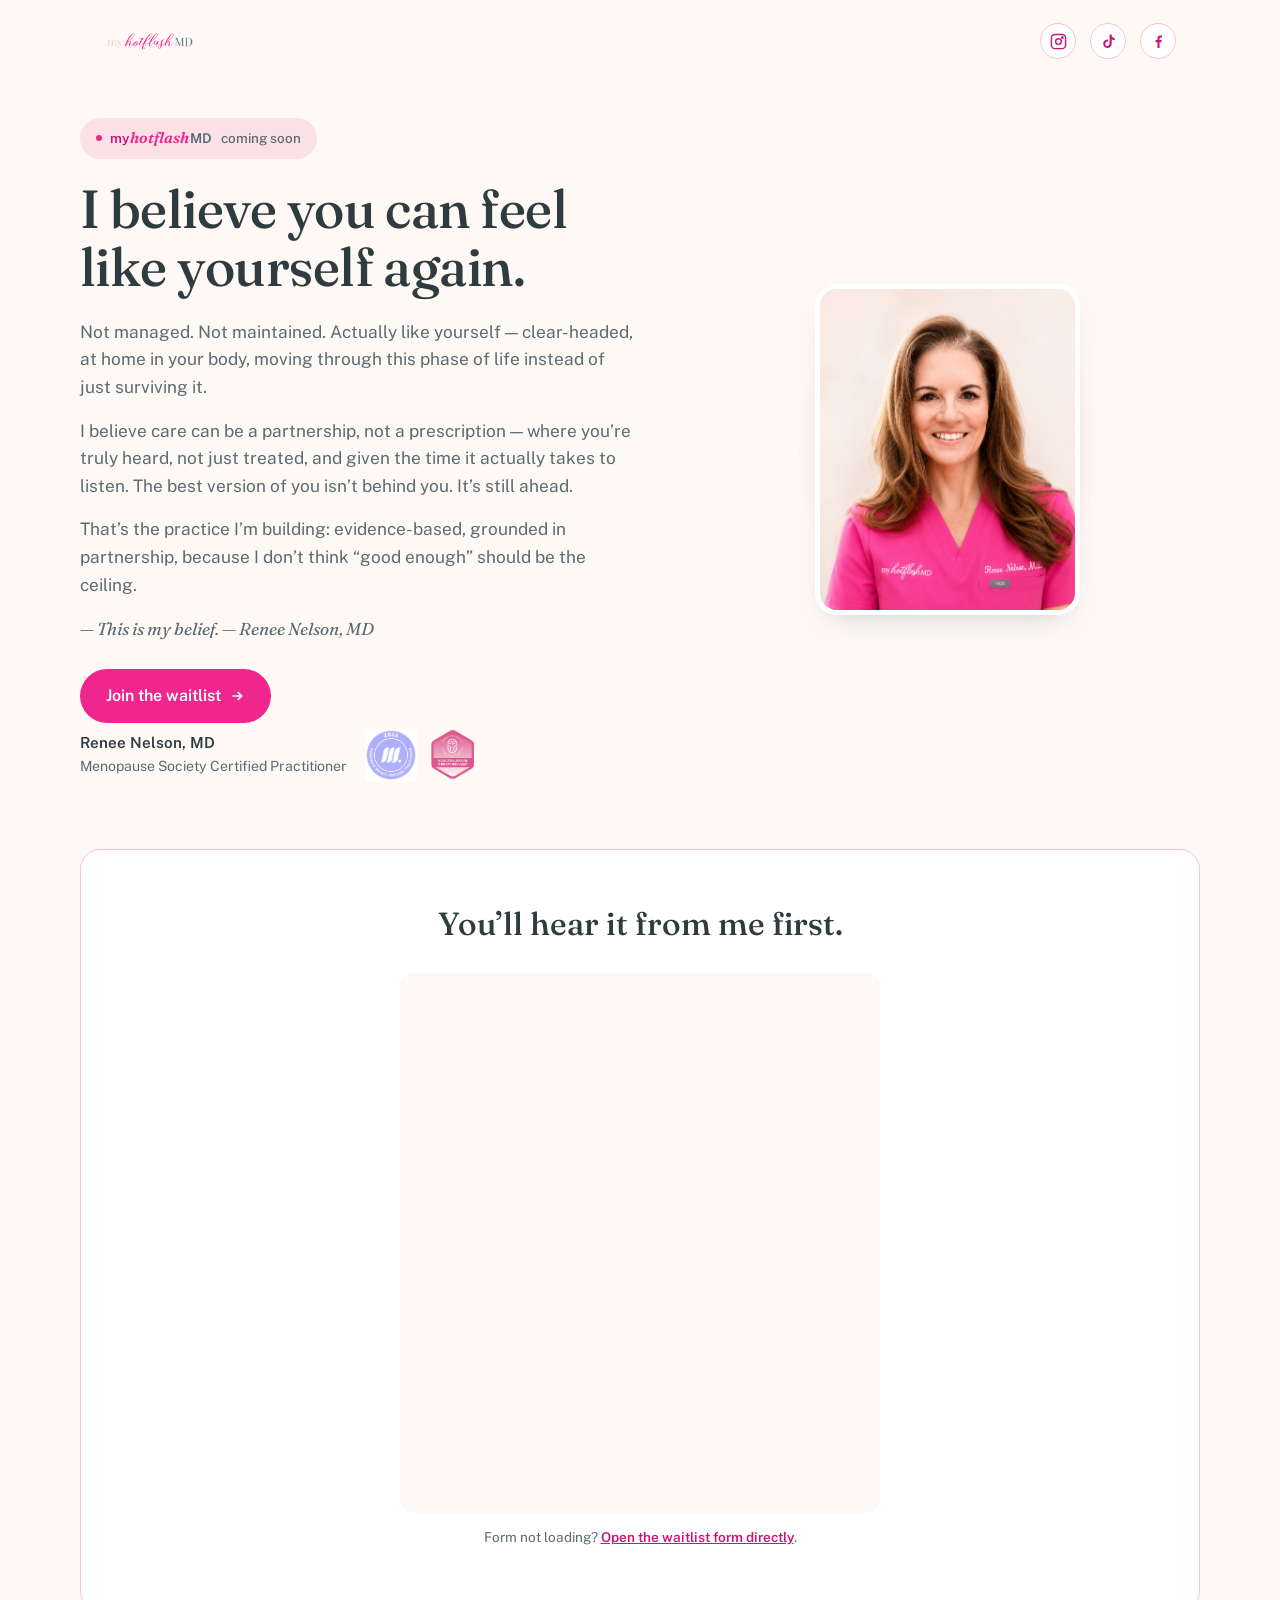
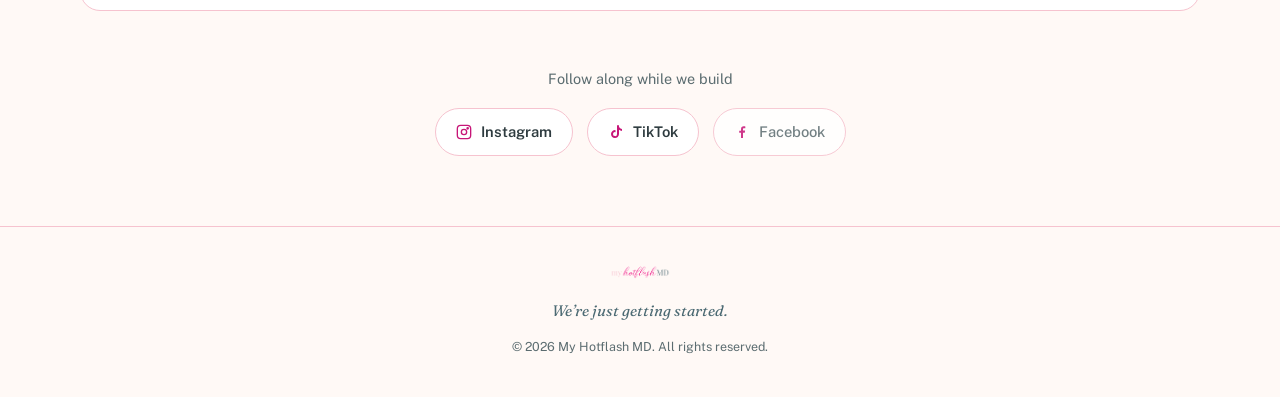
<file: waitlist.html>
<!DOCTYPE html>
<html lang="en">
<head>
<meta charset="UTF-8">
<meta name="viewport" content="width=device-width, initial-scale=1.0">
<title>myhotflashMD is coming.</title>
<meta name="description" content="Evidence-based menopause care, MD-led. Join the waitlist.">

<link rel="icon" type="image/png" sizes="32x32" href="assets/favicon-32.png">
<link rel="icon" type="image/png" sizes="16x16" href="assets/favicon-16.png">
<link rel="apple-touch-icon" sizes="180x180" href="assets/favicon-180.png">

<meta property="og:type" content="website">
<meta property="og:title" content="myhotflashMD is coming.">
<meta property="og:description" content="Evidence-based menopause care, MD-led. Join the waitlist.">
<meta property="og:image" content="assets/og-image.png">
<meta property="og:image:width" content="1200">
<meta property="og:image:height" content="630">

<meta name="twitter:card" content="summary_large_image">
<meta name="twitter:title" content="myhotflashMD is coming.">
<meta name="twitter:description" content="Evidence-based menopause care, MD-led. Join the waitlist.">
<meta name="twitter:image" content="assets/og-image.png">

<link rel="preconnect" href="https://fonts.googleapis.com">
<link rel="preconnect" href="https://fonts.gstatic.com" crossorigin>
<link href="https://fonts.googleapis.com/css2?family=Fraunces:ital,opsz,wght@0,9..144,400;0,9..144,500;0,9..144,600;1,9..144,500&family=Public+Sans:wght@400;500;600;700&display=swap" rel="stylesheet">
<style>
  :root{
    --cream:#FFF9F6;
    --card:#FFFFFF;
    --blush:#F6C3CF;
    --blush-soft:#FBE0E6;
    --hotpink:#F0268F;
    --hotpink-deep:#C71678;
    --slate:#4C6A73;
    --ink:#2E3B3F;
    --ink-soft:#5B6C70;
    --lavender:#B7B4E4;
    --font-display:'Fraunces', Georgia, serif;
    --font-body:'Public Sans', -apple-system, BlinkMacSystemFont, sans-serif;
    --radius-lg:20px;
    --radius-md:14px;
    --radius-sm:8px;
    --max-w:1120px;
  }

  *{box-sizing:border-box;}
  html{scroll-behavior:smooth;}
  body{
    margin:0;
    background:var(--cream);
    color:var(--ink);
    font-family:var(--font-body);
    -webkit-font-smoothing:antialiased;
    line-height:1.6;
  }
  img{max-width:100%;display:block;}
  a{color:inherit;}

  .wrap{
    max-width:var(--max-w);
    margin:0 auto;
    padding:0 24px;
  }

  a:focus-visible,
  button:focus-visible,
  .icon-link:focus-visible{
    outline:2px solid var(--hotpink-deep);
    outline-offset:3px;
    border-radius:4px;
  }

  @media (prefers-reduced-motion: reduce){
    *{animation-duration:0.01ms !important; animation-iteration-count:1 !important; transition-duration:0.01ms !important; scroll-behavior:auto !important;}
  }

  /* ---------- Header ---------- */
  header{
    padding:22px 0 10px;
  }
  .header-row{
    display:flex;
    align-items:center;
    justify-content:space-between;
    gap:16px;
  }
  .logo-img{
    height:38px;
    width:auto;
  }
  .header-social{
    display:flex;
    gap:14px;
  }
  .icon-link{
    display:flex;
    align-items:center;
    justify-content:center;
    width:36px;
    height:36px;
    border-radius:50%;
    background:var(--card);
    border:1px solid var(--blush);
    color:var(--hotpink-deep);
    text-decoration:none;
    transition:background 0.2s ease, transform 0.2s ease;
  }
  .icon-link:hover{
    background:var(--blush-soft);
    transform:translateY(-1px);
  }
  .icon-link svg{width:17px;height:17px;}

  /* ---------- Hero ---------- */
  .hero{
    padding:48px 0 12px;
  }
  .hero-grid{
    display:grid;
    grid-template-columns:1fr;
    gap:40px;
    align-items:center;
  }
  .eyebrow{
    display:inline-flex;
    align-items:center;
    gap:8px;
    font-size:13.5px;
    font-weight:500;
    color:var(--ink-soft);
    background:var(--blush-soft);
    padding:8px 16px;
    border-radius:999px;
    margin-bottom:22px;
  }
  .eyebrow-word{
    font-weight:600;
  }
  .eyebrow-word .ew-my{
    color:var(--hotpink-deep);
  }
  .eyebrow-word .ew-hotflash{
    font-family:var(--font-display);
    font-style:italic;
    font-size:1.15em;
    color:var(--hotpink);
    margin:0 1px;
  }
  .eyebrow-word .ew-md{
    color:var(--slate);
    letter-spacing:0.02em;
  }
  .eyebrow .dot{
    width:6px;
    height:6px;
    border-radius:50%;
    background:var(--hotpink);
    animation:pulse 2.2s ease-in-out infinite;
  }
  @keyframes pulse{
    0%,100%{opacity:1;}
    50%{opacity:0.35;}
  }

  h1{
    font-family:var(--font-display);
    font-weight:500;
    font-size:clamp(2.1rem, 5.2vw, 3.35rem);
    line-height:1.08;
    letter-spacing:-0.01em;
    margin:0 0 22px;
    color:var(--ink);
  }
  h1 em{
    font-style:italic;
    color:var(--hotpink-deep);
  }

  .hero-copy p{
    font-size:1.08rem;
    color:var(--ink-soft);
    max-width:52ch;
    margin:0 0 16px;
  }
  .hero-copy p:last-of-type{margin-bottom:26px;}

  .signature{
    font-family:var(--font-display);
    font-style:italic;
    font-size:1.05rem;
    color:var(--slate);
    margin:0 0 28px;
  }

  .credentials{
    display:flex;
    flex-wrap:wrap;
    align-items:center;
    gap:18px;
    margin-top:6px;
  }
  .cred-name{
    font-size:0.95rem;
    color:var(--ink);
    font-weight:600;
  }
  .cred-sub{
    font-size:0.88rem;
    color:var(--ink-soft);
    font-weight:400;
  }
  .badges{
    display:flex;
    gap:10px;
  }
  .badges img{
    height:52px;
    width:auto;
  }

  .cta-primary{
    display:inline-flex;
    align-items:center;
    gap:8px;
    background:var(--hotpink);
    color:#fff;
    font-weight:600;
    font-size:1rem;
    padding:14px 26px;
    border-radius:999px;
    text-decoration:none;
    border:none;
    cursor:pointer;
    transition:background 0.2s ease, transform 0.2s ease;
  }
  .cta-primary:hover{
    background:var(--hotpink-deep);
    transform:translateY(-1px);
  }

  /* ---------- Photo / glow ---------- */
  .photo-wrap{
    position:relative;
    display:flex;
    justify-content:center;
    max-width:230px;
    margin:0 auto;
  }
  .glow{
    position:absolute;
    inset:0;
    display:flex;
    align-items:center;
    justify-content:center;
    z-index:0;
  }
  .glow::before,
  .glow::after{
    content:"";
    position:absolute;
    border-radius:50%;
  }
  .glow::before{
    width:112%;
    height:112%;
    background:radial-gradient(circle, rgba(240,38,143,0.16) 0%, rgba(240,38,143,0) 70%);
  }
  .glow::after{
    width:88%;
    height:88%;
    background:radial-gradient(circle, rgba(246,195,207,0.55) 0%, rgba(246,195,207,0) 72%);
  }
  .photo-frame{
    position:relative;
    z-index:1;
    width:100%;
    aspect-ratio:4/5;
    border-radius:22px;
    overflow:hidden;
    border:5px solid var(--card);
    box-shadow:0 14px 30px -16px rgba(76,106,115,0.35);
  }
  .photo-frame img{
    width:100%;
    height:100%;
    object-fit:cover;
    object-position:top center;
  }

  /* ---------- Waitlist ---------- */
  .waitlist{
    margin-top:56px;
    padding:0;
  }
  .waitlist-card{
    background:var(--card);
    border-radius:var(--radius-lg);
    padding:clamp(28px, 5vw, 48px);
    text-align:center;
    border:1px solid var(--blush);
  }
  .waitlist-card h2{
    font-family:var(--font-display);
    font-weight:500;
    font-size:clamp(1.5rem, 3vw, 2rem);
    margin:0 0 24px;
    color:var(--ink);
  }
  .form-embed{
    max-width:480px;
    margin:0 auto;
    border-radius:var(--radius-md);
    overflow:hidden;
    background:var(--cream);
  }
  .form-embed iframe{
    width:100%;
    height:540px;
    border:none;
    display:block;
  }
  .form-fallback{
    margin-top:14px;
    font-size:0.85rem;
    color:var(--ink-soft);
  }
  .form-fallback a{
    color:var(--hotpink-deep);
    font-weight:600;
    text-decoration:underline;
  }

  /* ---------- Follow band ---------- */
  .follow{
    margin-top:56px;
    text-align:center;
  }
  .follow p.label{
    font-size:0.9rem;
    color:var(--ink-soft);
    margin:0 0 18px;
  }
  .follow-links{
    display:flex;
    justify-content:center;
    gap:14px;
    flex-wrap:wrap;
  }
  .follow-link{
    display:inline-flex;
    align-items:center;
    gap:9px;
    padding:11px 20px;
    border-radius:999px;
    background:var(--card);
    border:1px solid var(--blush);
    text-decoration:none;
    color:var(--ink);
    font-size:0.92rem;
    font-weight:600;
    transition:background 0.2s ease, border-color 0.2s ease;
  }
  .follow-link:hover{
    background:var(--blush-soft);
    border-color:var(--hotpink);
  }
  .follow-link svg{width:16px;height:16px;color:var(--hotpink-deep);}
  .follow-link.tertiary{
    font-weight:500;
    color:var(--ink-soft);
    opacity:0.85;
  }

  /* ---------- Footer ---------- */
  footer{
    margin-top:70px;
    padding:32px 0 40px;
    border-top:1px solid var(--blush);
  }
  .footer-row{
    display:flex;
    flex-direction:column;
    align-items:center;
    gap:14px;
    text-align:center;
  }
  .footer-logo{
    height:26px;
    width:auto;
    opacity:0.9;
  }
  .footer-note{
    font-family:var(--font-display);
    font-style:italic;
    font-size:0.95rem;
    color:var(--slate);
    margin:0;
  }
  .footer-copy{
    font-size:0.78rem;
    color:var(--ink-soft);
    margin:0;
  }

  /* ---------- Responsive ---------- */
  @media (min-width: 860px){
    .hero-grid{
      grid-template-columns:1.05fr 0.95fr;
      gap:56px;
    }
    .photo-wrap{order:2;max-width:265px;}
    .hero-copy{order:1;}
  }

  @media (max-width: 859px){
    .hero-copy{text-align:left;}
    .photo-wrap{margin:8px 0 6px;}
  }

  @media (max-width: 480px){
    .credentials{flex-direction:column;align-items:flex-start;gap:10px;}
    .badges img{height:44px;}
    .cta-primary{width:100%;justify-content:center;}
  }
</style>
</head>
<body>

<header>
  <div class="wrap header-row">
    <img class="logo-img" src="assets/logo.png" alt="My Hotflash MD">
    <div class="header-social">
      <a class="icon-link" href="https://www.instagram.com/myhotflashmd/" target="_blank" rel="noopener" aria-label="Follow on Instagram">
        <svg viewBox="0 0 24 24" fill="none" stroke="currentColor" stroke-width="2"><rect x="2" y="2" width="20" height="20" rx="5"/><circle cx="12" cy="12" r="4"/><circle cx="17.5" cy="6.5" r="1"/></svg>
      </a>
      <a class="icon-link" href="https://www.tiktok.com/@myhotflashmd" target="_blank" rel="noopener" aria-label="Follow on TikTok">
        <svg viewBox="0 0 24 24" fill="currentColor"><path d="M16.5 2h-3v13.2a3 3 0 1 1-2.2-2.9V9.2a6 6 0 1 0 5.2 5.95V8.8a7.3 7.3 0 0 0 4.5 1.55V7.3A4.3 4.3 0 0 1 16.5 2z"/></svg>
      </a>
      <a class="icon-link" href="https://www.facebook.com/profile.php/?id=61579436773369" target="_blank" rel="noopener" aria-label="Follow on Facebook">
        <svg viewBox="0 0 24 24" fill="currentColor"><path d="M13.5 21v-8h2.7l.4-3.1h-3.1V8c0-.9.25-1.5 1.55-1.5H17V3.7C16.7 3.65 15.7 3.55 14.5 3.55c-2.4 0-4 1.45-4 4.15V10H7.8v3.1h2.7v8h3z"/></svg>
      </a>
    </div>
  </div>
</header>

<main>
  <section class="hero wrap">
    <div class="hero-grid">
      <div class="hero-copy">
        <span class="eyebrow"><span class="dot"></span><span class="eyebrow-word"><span class="ew-my">my</span><span class="ew-hotflash">hotflash</span><span class="ew-md">MD</span></span> coming soon</span>

        <h1>I believe you can feel like yourself again.</h1>

        <p>Not managed. Not maintained. Actually like yourself &mdash; clear-headed, at home in your body, moving through this phase of life instead of just surviving it.</p>

        <p>I believe care can be a partnership, not a prescription &mdash; where you&rsquo;re truly heard, not just treated, and given the time it actually takes to listen. The best version of you isn&rsquo;t behind you. It&rsquo;s still ahead.</p>

        <p>That&rsquo;s the practice I&rsquo;m building: evidence-based, grounded in partnership, because I don&rsquo;t think &ldquo;good enough&rdquo; should be the ceiling.</p>

        <p class="signature">&mdash; This is my belief. &mdash; Renee Nelson, MD</p>

        <a href="#waitlist" class="cta-primary">
          Join the waitlist
          <svg width="16" height="16" viewBox="0 0 24 24" fill="none" stroke="currentColor" stroke-width="2.4"><path d="M5 12h14M13 6l6 6-6 6"/></svg>
        </a>

        <div class="credentials">
          <div>
            <div class="cred-name">Renee Nelson, MD</div>
            <div class="cred-sub">Menopause Society Certified Practitioner</div>
          </div>
          <div class="badges">
            <img src="assets/badge-mscp.png" alt="Menopause Society Certified Practitioner 2026 badge">
            <img src="assets/badge-aawh.png" alt="Women's Hormone Therapy Specialist badge">
          </div>
        </div>
      </div>

      <div class="photo-wrap">
        <div class="glow" aria-hidden="true"></div>
        <div class="photo-frame">
          <img src="assets/dr-nelson-hero.jpg" alt="Dr. Renee Nelson, MD, founder of My Hotflash MD">
        </div>
      </div>
    </div>
  </section>

  <section class="waitlist wrap" id="waitlist">
    <div class="waitlist-card">
      <h2>You&rsquo;ll hear it from me first.</h2>
      <div class="form-embed">
        <iframe
          src="https://myhotflashmd.myflodesk.com/joinmyhotflashmdwaitlist"
          title="Join the My Hotflash MD waitlist"
          loading="lazy">
        </iframe>
      </div>
      <p class="form-fallback">
        Form not loading? <a href="https://myhotflashmd.myflodesk.com/joinmyhotflashmdwaitlist" target="_blank" rel="noopener">Open the waitlist form directly</a>.
      </p>
    </div>
  </section>

  <section class="follow wrap">
    <p class="label">Follow along while we build</p>
    <div class="follow-links">
      <a class="follow-link" href="https://www.instagram.com/myhotflashmd/" target="_blank" rel="noopener">
        <svg viewBox="0 0 24 24" fill="none" stroke="currentColor" stroke-width="2"><rect x="2" y="2" width="20" height="20" rx="5"/><circle cx="12" cy="12" r="4"/><circle cx="17.5" cy="6.5" r="1"/></svg>
        Instagram
      </a>
      <a class="follow-link" href="https://www.tiktok.com/@myhotflashmd" target="_blank" rel="noopener">
        <svg viewBox="0 0 24 24" fill="currentColor"><path d="M16.5 2h-3v13.2a3 3 0 1 1-2.2-2.9V9.2a6 6 0 1 0 5.2 5.95V8.8a7.3 7.3 0 0 0 4.5 1.55V7.3A4.3 4.3 0 0 1 16.5 2z"/></svg>
        TikTok
      </a>
      <a class="follow-link tertiary" href="https://www.facebook.com/profile.php/?id=61579436773369" target="_blank" rel="noopener">
        <svg viewBox="0 0 24 24" fill="currentColor" width="16" height="16"><path d="M13.5 21v-8h2.7l.4-3.1h-3.1V8c0-.9.25-1.5 1.55-1.5H17V3.7C16.7 3.65 15.7 3.55 14.5 3.55c-2.4 0-4 1.45-4 4.15V10H7.8v3.1h2.7v8h3z"/></svg>
        Facebook
      </a>
    </div>
  </section>
</main>

<footer>
  <div class="wrap footer-row">
    <img class="footer-logo" src="assets/logo.png" alt="My Hotflash MD">
    <p class="footer-note">We&rsquo;re just getting started.</p>
    <p class="footer-copy">&copy; 2026 My Hotflash MD. All rights reserved.</p>
  </div>
</footer>

</body>
</html>
</file>
<file: assets/style.css>
/* my hotflash MD — Complete Stylesheet v4.0 */

:root {
  --pink-light: #F6C3CF;
  --pink-hot: #F0268F;          /* UPDATED — brand pink */
  --pink-deep: #C71678;          /* NEW — hover */
  --slate: #4C6A73;
  --slate-dark: #3A5158;
  --cream: #FFFBFC;
  --ivory: #FDF4F6;
  --text: #3A3A3C;
  --text-soft: #6b6b6d;
  --border: #F0DCE2;

  --plum: #7C2E4E;
  --plum-bright: #9C3E63;
  --ink: #1E2B2E;
  --ink-soft: #29393D;

  --glass: rgba(255, 255, 255, 0.5);
  --glass-border: rgba(255, 255, 255, 0.6);
  --glass-dark: rgba(255, 255, 255, 0.1);
  --glass-dark-border: rgba(255, 255, 255, 0.18);

  --shadow: 0 10px 30px rgba(76, 106, 115, 0.1);
  --shadow-pink: 0 14px 32px rgba(240, 38, 143, 0.26);
  --shadow-lg: 0 26px 60px rgba(30, 43, 46, 0.28);

  --ease: cubic-bezier(0.22, 1, 0.36, 1);

  --marquee-w: 0px;
}

* { box-sizing: border-box; }
html { scroll-behavior: smooth; }

body {
  margin: 0;
  font-family: 'Poppins', -apple-system, BlinkMacSystemFont, 'Segoe UI', sans-serif;
  color: var(--text);
  background: var(--cream);
  line-height: 1.65;
  -webkit-font-smoothing: antialiased;
  overflow-x: hidden;
}

h1, h2, h3, h4 {
  font-family: 'Playfair Display', Georgia, serif;
  color: var(--slate-dark);
  line-height: 1.15;
  letter-spacing: -0.01em;
  margin: 0 0 0.6em;
  font-weight: 600;
}
h1 { font-size: clamp(2.6rem, 6vw, 4.8rem); font-weight: 500; }
h2 { font-size: clamp(1.8rem, 3.4vw, 2.6rem); }
h3 { font-size: 1.26rem; }

h1 em, .kinetic-accent {
  font-style: italic;
  font-weight: 600;
}

p { margin: 0 0 1em; color: var(--text); }
a { color: var(--pink-hot); text-decoration: none; }
a:hover { text-decoration: underline; }

.container { max-width: 1160px; margin: 0 auto; padding: 0 24px; }
img { max-width: 100%; display: block; }

/* ---------- REDUCE MOTION - EXCLUDING MARQUEE ---------- */
@media (prefers-reduced-motion: reduce) {
  html { scroll-behavior: auto; }
  *:not(.marquee-inner):not(.marquee-track) {
    animation-duration: 0.01ms !important;
    animation-iteration-count: 1 !important;
    transition-duration: 0.01ms !important;
  }
  .marquee-inner {
    animation: none !important;
    flex-wrap: nowrap !important;
    width: auto !important;
    opacity: 1 !important;
  }
  .marquee-track {
    width: auto !important;
    flex-shrink: 0 !important;
  }
}

/* ---------- Scroll reveal ---------- */
.reveal {
  opacity: 0;
  transform: translateY(26px);
  transition: opacity 0.7s var(--ease), transform 0.7s var(--ease);
  transition-delay: calc(var(--delay, 0) * 0.12s);
}
.reveal.in-view { opacity: 1; transform: translateY(0); }

/* ---------- Header ---------- */
.site-header {
  position: fixed;
  top: 0; left: 0; right: 0;
  z-index: 100;
  padding: 8px 0;
  transition: background 0.4s ease, box-shadow 0.4s ease, padding 0.3s ease;
}
.site-header.scrolled {
  background: rgba(255, 251, 253, 0.86);
  backdrop-filter: blur(16px) saturate(150%);
  -webkit-backdrop-filter: blur(16px) saturate(150%);
  box-shadow: 0 8px 24px rgba(30, 43, 46, 0.08);
  padding: 0;
}

.header-inner {
  display: flex;
  align-items: center;
  justify-content: space-between;
  padding: 14px 24px;
  max-width: 1160px;
  margin: 0 auto;
}

.logo-link { display: flex; align-items: center; }
.logo-link img { height: 40px; width: auto; transition: filter 0.4s ease; }
.site-header:not(.scrolled) .logo-link img { filter: brightness(0) invert(1); }

.main-nav { display: flex; align-items: center; gap: 32px; }
.main-nav ul { list-style: none; display: flex; gap: 28px; margin: 0; padding: 0; align-items: center; }

.main-nav a:not(.nav-cta) {
  font-weight: 500;
  font-size: 0.94rem;
  position: relative;
  padding-bottom: 4px;
  transition: color 0.3s ease;
  color: #fff;
}
.site-header.scrolled .main-nav a:not(.nav-cta) { color: var(--slate-dark); }

.main-nav a:not(.nav-cta)::after {
  content: "";
  position: absolute; left: 0; bottom: 0;
  width: 100%; height: 1.5px;
  background: currentColor;
  transform: scaleX(0);
  transform-origin: right;
  transition: transform 0.3s var(--ease);
}
.main-nav a:not(.nav-cta):hover::after,
.main-nav a.active::after { transform: scaleX(1); transform-origin: left; }
.main-nav a.active { color: var(--pink-light) !important; }
.site-header.scrolled .main-nav a.active { color: var(--plum) !important; }

.nav-cta {
  position: relative;
  overflow: hidden;
  background: var(--pink-hot);
  color: #fff !important;
  padding: 10px 24px;
  border-radius: 999px;
  font-weight: 600;
  font-size: 0.9rem;
  text-decoration: none !important;
  z-index: 1;
}
.nav-cta::before {
  content: "";
  position: absolute; inset: 0;
  background: var(--plum);
  transform: scaleX(0);
  transform-origin: left;
  transition: transform 0.35s var(--ease);
  z-index: -1;
}
.nav-cta:hover::before { transform: scaleX(1); }

.nav-toggle {
  display: none;
  background: none; border: none; cursor: pointer;
  width: 34px; height: 26px;
  padding: 0;
  flex-direction: column;
  justify-content: space-between;
}
.nav-toggle span {
  display: block; height: 2px; width: 100%;
  background: #fff;
  border-radius: 2px;
  transition: transform 0.3s ease, opacity 0.3s ease, background 0.3s ease;
}
.site-header.scrolled .nav-toggle span { background: var(--slate-dark); }
.nav-toggle[aria-expanded="true"] span:nth-child(1) { transform: translateY(11px) rotate(45deg); }
.nav-toggle[aria-expanded="true"] span:nth-child(2) { opacity: 0; }
.nav-toggle[aria-expanded="true"] span:nth-child(3) { transform: translateY(-11px) rotate(-45deg); }
.nav-toggle[aria-expanded="true"] span { background: #fff; }

/* ---------- Buttons ---------- */
.btn {
  position: relative;
  overflow: hidden;
  display: inline-block;
  padding: 14px 32px;
  border-radius: 999px;
  font-weight: 600;
  font-size: 1rem;
  border: 1.5px solid transparent;
  text-decoration: none !important;
  z-index: 1;
  transition: color 0.3s ease, border-color 0.3s ease, transform 0.3s ease, box-shadow 0.3s ease;
}
.btn::before {
  content: "";
  position: absolute; inset: 0;
  transform: scaleX(0);
  transform-origin: left;
  transition: transform 0.4s var(--ease);
  z-index: -1;
}
.btn:hover { transform: translateY(-2px); }

.btn-primary { background: var(--pink-hot); color: #fff !important; }
.btn-primary::before { background: var(--plum); }
.btn-primary:hover { box-shadow: var(--shadow-pink); }
.btn-primary:hover::before { transform: scaleX(1); }

.btn-outline { background: transparent; color: #fff !important; border-color: rgba(255,255,255,0.55); }
.btn-outline::before { background: #fff; }
.btn-outline:hover { color: var(--slate-dark) !important; }
.btn-outline:hover::before { transform: scaleX(1); }

section .btn-outline { color: var(--slate-dark) !important; border-color: var(--slate); }
section .btn-outline::before { background: var(--slate-dark); }
section .btn-outline:hover { color: #fff !important; }

/* Pulse animation for CTA */
@keyframes pulse {
  0%, 100% { transform: scale(1); }
  50% { transform: scale(1.04); }
}
.cta-glass .btn.pulse {
  animation: pulse 1.5s ease 2;
}

/* ---------- Glass ---------- */
.glass {
  position: relative;
  background: var(--glass-dark);
  backdrop-filter: blur(20px) saturate(160%);
  -webkit-backdrop-filter: blur(20px) saturate(160%);
  border: 1px solid var(--glass-dark-border);
}

.glass::after {
  content: "";
  position: absolute;
  inset: 0;
  pointer-events: none;
  border-radius: inherit;
  background: url("data:image/svg+xml,%3Csvg xmlns='http://www.w3.org/2000/svg'%3E%3Cfilter id='n'%3E%3CfeTurbulence baseFrequency='0.9'/%3E%3C/filter%3E%3Crect width='100%25' height='100%25' filter='url(%23n)' opacity='0.05'/%3E%3C/svg%3E");
  mix-blend-mode: overlay;
  z-index: 0;
}

.eyebrow {
  font-variant: small-caps;
  letter-spacing: 0.08em;
  font-size: 0.98rem;
  font-weight: 600;
  color: var(--plum);
  margin-bottom: 14px;
  display: inline-block;
}

/* ---------- Hero slider ---------- */
.hero-slider {
  position: relative;
  height: 100vh;
  min-height: 620px;
  max-height: 920px;
  overflow: hidden;
  background: var(--ink);
}

.slide {
  position: absolute;
  inset: 0;
  opacity: 0;
  visibility: hidden;
  transition: opacity 0.9s var(--ease), transform 0.9s var(--ease), visibility 0.9s;
  display: flex;
  align-items: center;
}
.slide.is-active { 
  opacity: 1; 
  visibility: visible; 
  z-index: 2; 
  transform: scale(1);
}
.slide:not(.is-active) {
  transform: scale(1.02);
}

.slide-bg {
  position: absolute;
  inset: 0;
  z-index: 0;
}

.slide-bg img {
  width: 100%;
  height: 100%;
  object-fit: cover;
  filter: saturate(0.9) sepia(0.06) hue-rotate(-6deg);
}

.slide[data-zoom="in"] .slide-bg img {
  animation: sliderZoomIn 12s ease-in-out infinite alternate;
}
.slide[data-zoom="out"] .slide-bg img {
  animation: sliderZoomOut 12s ease-in-out infinite alternate;
}

@keyframes sliderZoomIn {
  0% { transform: scale(1); }
  100% { transform: scale(1.08); }
}
@keyframes sliderZoomOut {
  0% { transform: scale(1.08); }
  100% { transform: scale(1); }
}

.slide-bg .slide-overlay {
  position: absolute;
  inset: 0;
  background: linear-gradient(135deg, rgba(30, 43, 46, 0.6) 0%, rgba(30, 43, 46, 0.2) 50%, rgba(30, 43, 46, 0.5) 100%);
  z-index: 1;
}

.glass-text {
  background: rgba(30, 43, 46, 0.35);
  backdrop-filter: blur(12px) saturate(180%);
  -webkit-backdrop-filter: blur(12px) saturate(180%);
  border: 1px solid rgba(255, 255, 255, 0.15);
  border-radius: 24px;
  padding: 40px 48px;
  max-width: 680px;
  position: relative;
  z-index: 2;
}

.glass-text::after {
  content: "";
  position: absolute;
  inset: 0;
  pointer-events: none;
  border-radius: inherit;
  background: url("data:image/svg+xml,%3Csvg xmlns='http://www.w3.org/2000/svg'%3E%3Cfilter id='n'%3E%3CfeTurbulence baseFrequency='0.9'/%3E%3C/filter%3E%3Crect width='100%25' height='100%25' filter='url(%23n)' opacity='0.05'/%3E%3C/svg%3E");
  mix-blend-mode: overlay;
  z-index: 0;
}

.glass-text .eyebrow {
  color: var(--pink-light);
}
.glass-text h1 {
  color: #fff;
}
.glass-text p {
  color: rgba(255, 255, 255, 0.9);
}

.glass-text > * {
  position: relative;
  z-index: 1;
}

.slide-inner {
  position: relative;
  z-index: 2;
  display: flex;
  align-items: center;
  justify-content: flex-start;
  gap: 40px;
  padding-top: 60px;
}

.eyebrow-vertical {
  writing-mode: vertical-rl;
  transform: rotate(180deg);
  font-variant: small-caps;
  letter-spacing: 0.16em;
  font-size: 0.82rem;
  color: rgba(255,255,255,0.55);
  padding-bottom: 6px;
  border-bottom: 1px solid rgba(255,255,255,0.25);
  height: 130px;
  flex-shrink: 0;
  display: none;
}

.slide:not(.is-active) .glass-text > * { transform: translateY(14px); opacity: 0; }
.slide.is-active .glass-text > * {
  animation: copyIn 0.8s var(--ease) forwards;
}
.slide.is-active .glass-text > *:nth-child(1) { animation-delay: 0.05s; }
.slide.is-active .glass-text > *:nth-child(2) { animation-delay: 0.15s; }
.slide.is-active .glass-text > *:nth-child(3) { animation-delay: 0.28s; }
.slide.is-active .glass-text > *:nth-child(4) { animation-delay: 0.4s; }
@keyframes copyIn {
  from { transform: translateY(18px); opacity: 0; }
  to { transform: translateY(0); opacity: 1; }
}

.slider-controls {
  position: absolute;
  left: 0; right: 0; bottom: 46px;
  z-index: 3;
  display: flex;
  align-items: center;
  justify-content: center;
  gap: 22px;
}
.slider-arrow {
  width: 44px; height: 44px;
  border-radius: 50%;
  border: 1px solid rgba(255,255,255,0.35);
  background: rgba(255,255,255,0.08);
  backdrop-filter: blur(10px);
  -webkit-backdrop-filter: blur(10px);
  color: #fff;
  display: flex; align-items: center; justify-content: center;
  cursor: pointer;
  transition: background 0.25s ease, transform 0.25s ease;
}
.slider-arrow:hover { background: rgba(255,255,255,0.2); transform: translateY(-2px); }
.slider-arrow svg { width: 18px; height: 18px; }

.slider-dots { display: flex; gap: 10px; }
.dot {
  width: 22px; height: 4px;
  border-radius: 3px;
  border: none;
  background: rgba(255,255,255,0.35);
  cursor: pointer;
  transition: width 0.3s ease, background 0.3s ease;
}
.dot.is-active { width: 40px; background: var(--pink-light); }

.slider-progress {
  position: absolute;
  left: 0; right: 0; bottom: 0;
  height: 2px;
  background: rgba(255,255,255,0.15);
  z-index: 3;
}
.slider-progress span {
  display: block;
  height: 100%;
  width: 0%;
  background: var(--pink-hot);
  transform-origin: left;
}
.slider-progress span.running {
  animation: progressFill linear forwards;
  animation-duration: var(--slide-duration, 2s);
}
@keyframes progressFill {
  from { width: 0%; }
  to { width: 100%; }
}

.scroll-cue {
  position: absolute;
  z-index: 3;
  right: 32px;
  bottom: 46px;
  display: none;
  align-items: center;
  gap: 10px;
  color: rgba(255,255,255,0.6);
  font-size: 0.78rem;
  letter-spacing: 0.06em;
}

/* ---------- MARQUEE ---------- */
.marquee {
  background: var(--slate-dark);
  color: #fff;
  overflow: hidden;
  white-space: nowrap;
  padding: 18px 0;
  position: relative;
}

.marquee-inner {
  display: flex;
  width: calc(var(--marquee-w) * 2);
  animation: marqueeScroll 50s linear infinite;
  opacity: 0;
  transition: opacity 0.3s ease;
}
.marquee-inner.is-ready {
  opacity: 1;
}

.marquee-track {
  display: flex;
  align-items: center;
  flex-shrink: 0;
  width: var(--marquee-w);
}

.marquee-track span {
  font-family: 'Playfair Display', serif;
  font-style: italic;
  font-size: 1.1rem;
  padding: 0 28px;
  color: var(--pink-light);
  opacity: 0.9;
}
.marquee-track span.plain {
  font-family: 'Poppins', sans-serif;
  font-style: normal;
  color: #fff;
  font-size: 0.95rem;
  font-weight: 500;
}

@keyframes marqueeScroll {
  to { transform: translateX(calc(var(--marquee-w) * -1)); }
}

/* ---------- Sections ---------- */
section { padding: 100px 0; }
section.alt { background: var(--ivory); }
.section-head { max-width: 640px; margin: 0 auto 52px; }
.section-head.centered { text-align: center; }
.section-head p { color: var(--text-soft); }

/* ---------- Feature grid ---------- */
.feature-grid {
  display: grid;
  grid-template-columns: repeat(3, 1fr);
  gap: 26px;
}
.feature {
  background: #fff;
  border: 1px solid var(--border);
  border-radius: 20px;
  padding: 34px 28px;
  box-shadow: var(--shadow);
  transition: transform 0.35s var(--ease), box-shadow 0.35s var(--ease);
  transform-style: preserve-3d;
}
.feature:hover {
  transform: translateY(-6px);
  box-shadow: var(--shadow-lg);
}

.feature.offset {
  transform: translateY(-12px);
}
.feature.offset:hover {
  transform: translateY(-18px);
}
.feature.offset.in-view {
  transform: translateY(-12px);
}

.icon-ring {
  width: 52px; height: 52px;
  border-radius: 50%;
  border: 1.5px solid var(--pink-light);
  display: flex; align-items: center; justify-content: center;
  margin-bottom: 18px;
  transition: background 0.3s ease, border-color 0.3s ease;
}
.feature:hover .icon-ring { background: var(--pink-hot); border-color: var(--pink-hot); }
.icon-ring svg {
  width: 22px; height: 22px;
  stroke: var(--plum);
  fill: none; stroke-width: 1.6; stroke-linecap: round; stroke-linejoin: round;
  transition: stroke 0.3s ease;
}
.feature:hover .icon-ring svg { stroke: #fff; }

/* ---------- Story / steps ---------- */
.story-grid {
  display: grid;
  grid-template-columns: 0.9fr 1.1fr;
  gap: 56px;
  align-items: center;
}
.story-visual {
  position: relative;
  aspect-ratio: 4/5;
  will-change: transform;
}
.story-visual .blob-shape {
  position: absolute; inset: 0;
  border-radius: 58% 42% 50% 50% / 50% 55% 45% 50%;
  overflow: hidden;
}
.story-visual .blob-shape img {
  width: 100%;
  height: 100%;
  object-fit: cover;
  transition: transform 0.6s var(--ease), filter 0.6s var(--ease);
  filter: saturate(0.9) sepia(0.06) hue-rotate(-6deg);
}
.story-visual .blob-shape:hover img {
  transform: scale(1.04);
  filter: brightness(0.95) saturate(0.9) sepia(0.06) hue-rotate(-6deg);
}
.photo-label {
  position: absolute; left: 24px; bottom: 24px;
  font-size: 0.8rem; color: var(--slate-dark);
  background: rgba(255,255,255,0.85);
  backdrop-filter: blur(8px);
  padding: 8px 14px;
  border-radius: 999px;
}
.story-steps { list-style: none; margin: 26px 0 32px; padding: 0; }
.story-steps li { display: flex; gap: 20px; padding: 18px 0; border-bottom: 1px solid var(--border); }
.story-steps li:last-child { border-bottom: none; }
.step-index {
  font-family: 'Playfair Display', serif;
  font-style: italic;
  font-size: 1.6rem;
  color: var(--pink-hot);
  flex-shrink: 0;
  width: 46px;
}
.story-steps h3 { margin-bottom: 4px; font-size: 1.1rem; }
.story-steps p { margin: 0; color: var(--text-soft); }

/* ---------- CTA ---------- */
.cta-band {
  position: relative;
  overflow: hidden;
  padding: 96px 0;
  background: var(--ink);
}

.cta-aurora {
  position: absolute;
  width: 60%;
  aspect-ratio: 1;
  border-radius: 50%;
  background: radial-gradient(circle, var(--pink-hot), transparent 70%);
  filter: blur(80px);
  opacity: 0.35;
  animation: auroraDrift 18s ease-in-out infinite alternate;
  z-index: 0;
}
@keyframes auroraDrift {
  to { transform: translate(6%, -8%) scale(1.15); }
}

.cta-glass {
  position: relative;
  z-index: 1;
  text-align: center;
  padding: 58px 40px;
  border-radius: 28px;
  max-width: 720px;
  margin: 0 auto;
  box-shadow: inset 0 1px 0 rgba(255,255,255,0.4), inset 0 -1px 0 rgba(255,255,255,0.05), var(--shadow-lg);
}

.glass-highlight {
  position: absolute;
  inset: 0;
  border-radius: inherit;
  background: linear-gradient(120deg, rgba(255,255,255,0.25), transparent 40%);
  pointer-events: none;
  z-index: 0;
}

.cta-glass h2, .cta-glass p, .cta-glass .btn {
  position: relative;
  z-index: 1;
}

.cta-band h2 { color: #fff; }
.cta-band p { color: #d9e3e6; max-width: 520px; margin: 0 auto 28px; }

/* ---------- Blob shapes ---------- */
.blob-shape {
  position: relative;
  overflow: hidden;
  border-radius: 58% 42% 50% 50% / 50% 55% 45% 50%;
  width: 100%;
  height: 100%;
}
.blob-shape img {
  width: 100%;
  height: 100%;
  object-fit: cover;
  display: block;
  transition: transform 0.6s var(--ease), filter 0.6s var(--ease);
  filter: saturate(0.9) sepia(0.06) hue-rotate(-6deg);
}
.blob-shape:hover img {
  transform: scale(1.04);
  filter: brightness(0.95) saturate(0.9) sepia(0.06) hue-rotate(-6deg);
}
.blob-shape.variant-2 { border-radius: 48% 52% 42% 58% / 52% 48% 52% 48%; }
.blob-shape.variant-3 { border-radius: 62% 38% 48% 52% / 58% 52% 48% 42%; }

/* ---------- Page Hero ---------- */
.page-hero {
  padding: 160px 0 80px;
  background: var(--ink);
  text-align: center;
  position: relative;
  overflow: hidden;
}
.page-hero::before {
  content: '';
  position: absolute; inset: 0;
  background:
    radial-gradient(600px 600px at 80% 20%, rgba(240, 38, 143, 0.25), transparent 60%),
    radial-gradient(500px 500px at 20% 80%, rgba(124, 46, 78, 0.3), transparent 60%);
  animation: auroraDrift 24s ease-in-out infinite alternate;
}
.page-hero .container { position: relative; z-index: 2; }
.page-hero h1 { color: #fff; }
.page-hero p { color: rgba(255,255,255,0.78); max-width: 560px; margin: 0 auto; font-size: 1.1rem; }
.page-hero .eyebrow { color: var(--pink-light); }

/* ---------- Services ---------- */
.service-list { display: flex; flex-direction: column; gap: 16px; }
.service-row {
  display: grid;
  grid-template-columns: 1fr 1fr;
  gap: 48px;
  align-items: center;
  padding: 48px 0;
  border-bottom: 1px solid var(--border);
}
.service-row:last-child { border-bottom: none; }
.service-row.reverse .service-text { order: 2; }
.service-row.reverse .service-visual { order: 1; }

.service-visual {
  position: relative;
  aspect-ratio: 4/3;
  border-radius: 20px;
  overflow: hidden;
}
.service-visual .blob-shape {
  position: absolute; inset: 0;
  border-radius: 42% 58% 52% 48% / 48% 50% 50% 52%;
  overflow: hidden;
}
.service-visual .blob-shape img {
  width: 100%;
  height: 100%;
  object-fit: cover;
  transition: transform 0.6s var(--ease), filter 0.6s var(--ease);
  filter: saturate(0.9) sepia(0.06) hue-rotate(-6deg);
}
.service-visual .blob-shape:hover img {
  transform: scale(1.04);
  filter: brightness(0.95) saturate(0.9) sepia(0.06) hue-rotate(-6deg);
}
.service-visual .photo-label {
  position: absolute; left: 20px; bottom: 20px;
  font-size: 0.8rem;
  color: var(--slate-dark);
  background: rgba(255,255,255,0.85);
  backdrop-filter: blur(8px);
  padding: 6px 14px;
  border-radius: 999px;
}

.service-features {
  list-style: none; padding: 0; margin: 18px 0 24px;
}
.service-features li {
  padding-left: 24px;
  position: relative;
  margin-bottom: 8px;
  color: var(--text-soft);
}
.service-features li::before {
  content: '';
  position: absolute; left: 0; top: 10px;
  width: 10px; height: 2px;
  background: var(--pink-hot);
  border-radius: 2px;
}

/* ---------- Contact ---------- */
.contact-grid {
  display: grid;
  grid-template-columns: 1fr 1fr;
  gap: 60px;
}
.contact-item {
  display: flex;
  gap: 16px;
  padding: 16px 0;
  border-bottom: 1px solid var(--border);
}
.contact-item:last-child { border-bottom: none; }
.contact-icon {
  width: 44px; height: 44px;
  border-radius: 50%;
  background: var(--ivory);
  border: 1px solid var(--border);
  display: flex; align-items: center; justify-content: center;
  flex-shrink: 0;
}
.contact-icon svg { width: 18px; height: 18px; stroke: var(--plum); }
.contact-form { margin-top: 16px; }
.contact-form label { font-weight: 600; font-size: 0.9rem; display: block; margin-bottom: 4px; color: var(--slate-dark); }
.contact-form input, .contact-form textarea {
  width: 100%; padding: 12px 16px;
  border: 1.5px solid var(--border); border-radius: 12px;
  font-family: inherit; font-size: 0.98rem;
  background: #fff; transition: border-color 0.3s ease;
}
.contact-form input:focus, .contact-form textarea:focus {
  outline: none; border-color: var(--pink-hot);
}
.contact-form .btn { width: 100%; }
.form-note { font-size: 0.85rem; color: var(--text-soft); margin: -4px 0 12px; }

.disclaimer {
  display: flex; gap: 12px;
  font-size: 0.82rem;
  color: var(--text-soft);
  background: var(--ivory);
  border: 1px solid var(--border);
  border-radius: 12px;
  padding: 18px 22px;
  margin-top: 32px;
}
.disclaimer svg { flex-shrink: 0; margin-top: 2px; stroke: var(--pink-hot); }

/* ---------- FAQ ---------- */
.faq-container { max-width: 780px; margin: 0 auto; }
.faq-item {
  background: #fff;
  border: 1px solid var(--border);
  border-radius: 16px;
  margin-bottom: 14px;
  overflow: hidden;
  transition: box-shadow 0.3s ease;
}
.faq-item:hover { box-shadow: var(--shadow); }
.faq-item summary {
  cursor: pointer;
  padding: 22px 28px;
  font-weight: 600;
  font-family: 'Playfair Display', serif;
  font-size: 1.08rem;
  color: var(--slate-dark);
  list-style: none;
  display: flex; justify-content: space-between; align-items: center;
}
.faq-item summary::-webkit-details-marker { display: none; }
.faq-item summary::after {
  content: '+';
  font-size: 1.5rem;
  color: var(--pink-hot);
  margin-left: 16px;
  flex-shrink: 0;
  transition: transform 0.3s ease;
}
.faq-item[open] summary::after { content: '\2212'; }
.faq-item .faq-answer { padding: 0 28px 24px; color: var(--text-soft); }

/* ---------- FOOTER ---------- */
.site-footer {
  background: var(--ink);
  color: #e6eef0;
  padding: 56px 0 28px;
  position: relative;
  overflow: hidden;
}

.footer-blob-bg {
  position: absolute;
  inset: 0;
  pointer-events: none;
  z-index: 0;
  overflow: hidden;
}
.footer-blob-bg .blob {
  position: absolute;
  border-radius: 50%;
  filter: blur(90px);
  opacity: 0.35;
  width: 55%;
  aspect-ratio: 1/1;
  background: radial-gradient(circle at 30% 30%, var(--pink-hot), var(--plum) 70%, transparent 80%);
  top: -25%;
  right: -10%;
  animation: auroraDrift 22s ease-in-out infinite alternate;
}
.footer-blob-bg .blob2 {
  position: absolute;
  border-radius: 50%;
  filter: blur(100px);
  opacity: 0.3;
  width: 45%;
  aspect-ratio: 1/1;
  background: radial-gradient(circle at 70% 70%, var(--plum-bright), var(--pink-hot) 60%, transparent 80%);
  bottom: -25%;
  left: -10%;
  animation: auroraDrift 26s ease-in-out infinite alternate-reverse;
}

.footer-inner {
  position: relative;
  z-index: 2;
  display: grid;
  grid-template-columns: 1.4fr 1fr 1fr;
  gap: 40px;
  margin-bottom: 36px;
}
.footer-inner img { height: 36px; margin-bottom: 14px; filter: brightness(0) invert(1); opacity: 0.92; }
.footer-inner p { color: #b9c9cd; font-size: 0.92rem; }
.footer-col h4 { color: #fff; font-size: 0.9rem; font-variant: small-caps; letter-spacing: 0.05em; margin-bottom: 16px; }
.footer-col ul { list-style: none; padding: 0; margin: 0; }
.footer-col li { margin-bottom: 10px; }
.footer-col a { color: #cfe0e3; font-size: 0.95rem; }
.footer-col a:hover { color: var(--pink-light); }

/* ---- CLEAN PNG BADGES ---- */
.badge-row {
  position: relative;
  z-index: 2;
  display: flex;
  flex-wrap: wrap;
  align-items: center;
  justify-content: center;
  gap: 50px 80px;
  padding: 40px 0 30px;
  border-top: 1px solid rgba(255,255,255,0.08);
}

.badge-blob {
  position: relative;
  width: 160px;
  height: 160px;
  display: flex;
  align-items: center;
  justify-content: center;
  transition: transform .5s var(--ease), filter .5s ease;
  flex-shrink: 0;
}

.badge-blob:hover {
  transform: translateY(-8px) scale(1.05);
  filter: drop-shadow(0 12px 30px rgba(240, 38, 143, 0.4));
}

.badge-blob img {
  width: 100%;
  height: 100%;
  object-fit: contain;
  display: block;
  transition: transform 0.5s var(--ease);
}

.badge-blob:hover img {
  transform: scale(1.08);
}

.footer-bottom {
  position: relative;
  z-index: 2;
  border-top: 1px solid rgba(255,255,255,0.12);
  padding-top: 22px;
  text-align: center;
  color: #93a8ac;
  font-size: 0.82rem;
}

/* ---------- Focus ---------- */
a:focus-visible, button:focus-visible {
  outline: 2px solid var(--pink-light);
  outline-offset: 3px;
}

/* ========================================================= */
/* NEW SECTIONS                                              */
/* ========================================================= */

/* ---------- Trust strip ---------- */
.trust-strip {
  background: var(--slate-dark);
  color: #fff;
  padding: 22px 0;
  display: flex;
  justify-content: center;
  flex-wrap: wrap;
  gap: 0;
  font-size: 0.82rem;
  font-weight: 500;
  letter-spacing: 0.02em;
}
.trust-strip span {
  padding: 6px 28px;
  border-right: 1px solid rgba(255,255,255,0.18);
}
.trust-strip span:last-child { border-right: none; }
.trust-strip span strong {
  display: block;
  font-family: 'Playfair Display', serif;
  font-size: 1rem;
  font-weight: 600;
  color: var(--pink-light);
  margin-bottom: 2px;
}

/* ---------- Quiz ---------- */
.quiz-section {
  background: linear-gradient(135deg, var(--ivory) 0%, #fff5f8 100%);
  position: relative;
  overflow: hidden;
}
.quiz-section::before {
  content: '';
  position: absolute;
  width: 500px; height: 500px;
  border-radius: 50%;
  background: radial-gradient(circle, rgba(240, 38, 143, 0.08), transparent 70%);
  top: -200px; right: -150px;
  pointer-events: none;
}
.quiz-grid {
  display: grid;
  grid-template-columns: 0.85fr 1.15fr;
  gap: 60px;
  align-items: start;
  position: relative;
  z-index: 1;
}
.quiz-copy h2 em { color: var(--pink-hot); }
.quiz-copy p { color: var(--text-soft); }
.quiz-gift {
  display: flex;
  gap: 14px;
  align-items: flex-start;
  padding: 18px 20px;
  background: rgba(255,255,255,0.7);
  border: 1px solid var(--border);
  border-radius: 14px;
  margin-top: 24px;
}
.quiz-gift svg {
  width: 22px; height: 22px;
  flex-shrink: 0;
  color: var(--pink-hot);
  margin-top: 2px;
}
.quiz-gift p { margin: 0; font-size: 0.92rem; color: var(--slate-dark); }
.quiz-gift p strong { font-family: 'Playfair Display', serif; font-size: 1rem; }

.quiz-card {
  background: #fff;
  border: 1px solid var(--border);
  border-radius: 24px;
  padding: 36px 32px;
  box-shadow: var(--shadow);
}
.quiz-card fieldset { border: none; padding: 0; margin: 0; }
.quiz-card legend {
  font-family: 'Playfair Display', serif;
  font-size: 1.2rem;
  color: var(--slate-dark);
  margin-bottom: 18px;
  padding: 0;
}
.quiz-symptom {
  display: flex;
  align-items: center;
  gap: 14px;
  padding: 12px 16px;
  border: 1.5px solid var(--border);
  border-radius: 12px;
  margin-bottom: 8px;
  cursor: pointer;
  transition: border-color 0.25s ease, background 0.25s ease;
  font-size: 0.94rem;
}
.quiz-symptom:hover { border-color: var(--pink-light); background: var(--ivory); }
.quiz-symptom.checked { border-color: var(--pink-hot); background: #fff5f8; }
.quiz-symptom input { accent-color: var(--pink-hot); flex-shrink: 0; }
.quiz-symptom span { flex: 1; }
.quiz-symptom .check-icon {
  width: 18px; height: 18px;
  color: var(--pink-hot);
  opacity: 0;
  transition: opacity 0.2s ease;
  flex-shrink: 0;
}
.quiz-symptom.checked .check-icon { opacity: 1; }

.quiz-button {
  width: 100%;
  margin-top: 18px;
  border: none;
  cursor: pointer;
}
.quiz-button:disabled {
  opacity: 0.45;
  cursor: not-allowed;
  transform: none !important;
}

.quiz-result {
  margin-top: 28px;
  padding-top: 28px;
  border-top: 1px solid var(--border);
  animation: fadeUp 0.5s var(--ease);
}
@keyframes fadeUp {
  from { opacity: 0; transform: translateY(12px); }
  to { opacity: 1; transform: translateY(0); }
}
.quiz-result .result-kicker {
  font-variant: small-caps;
  letter-spacing: 0.08em;
  font-size: 0.82rem;
  font-weight: 600;
  color: var(--pink-hot);
  margin: 0 0 8px;
}
.quiz-result h3 {
  font-size: 1.4rem;
  margin: 0 0 12px;
}
.quiz-result > p { color: var(--text-soft); font-size: 0.94rem; }

.result-patterns {
  display: grid;
  gap: 10px;
  margin: 20px 0;
}
.result-patterns article {
  padding: 14px 16px;
  background: var(--ivory);
  border-left: 3px solid var(--pink-hot);
  border-radius: 8px;
}
.result-patterns article b {
  font-family: 'Playfair Display', serif;
  font-size: 1rem;
  color: var(--slate-dark);
  display: block;
  margin-bottom: 4px;
}
.result-patterns article p { margin: 0; font-size: 0.88rem; color: var(--text-soft); }

.quiz-disclaimer {
  font-size: 0.82rem;
  color: var(--text-soft);
  font-style: italic;
  margin: 16px 0;
  padding: 12px 16px;
  background: var(--ivory);
  border-radius: 8px;
}

/* Flodesk embed inside quiz result */
.guide-embed {
  margin-top: 22px;
  border-radius: 14px;
  overflow: hidden;
  background: #fff;
  border: 1px solid var(--border);
}
.guide-embed iframe {
  width: 100%;
  min-height: 380px;
  border: none;
  display: block;
}
.guide-embed-note {
  margin-top: 10px;
  font-size: 0.78rem;
  color: var(--text-soft);
  text-align: center;
}

/* ---------- Credentials grid ---------- */
.credentials-section {
  background: var(--ivory);
}
.credentials-grid {
  display: grid;
  grid-template-columns: repeat(3, 1fr);
  gap: 30px;
  max-width: 900px;
  margin: 0 auto;
}
.credential-card {
  text-align: center;
  padding: 32px 20px;
  background: #fff;
  border: 1px solid var(--border);
  border-radius: 20px;
  transition: transform 0.35s var(--ease), box-shadow 0.35s var(--ease);
}
.credential-card:hover {
  transform: translateY(-6px);
  box-shadow: var(--shadow);
}
.credential-card img {
  height: 130px;
  width: auto;
  margin: 0 auto 20px;
  object-fit: contain;
}
.credential-card h3 {
  font-size: 1rem;
  font-family: 'Poppins', sans-serif;
  font-weight: 600;
  color: var(--slate-dark);
  margin: 0 0 6px;
  line-height: 1.35;
}
.credential-card p {
  font-size: 0.82rem;
  color: var(--text-soft);
  margin: 0;
}

/* ---------- Pricing ---------- */
.pricing-section {
  background: var(--ink);
  color: #fff;
  text-align: center;
  position: relative;
  overflow: hidden;
}
.pricing-section::before {
  content: '';
  position: absolute;
  inset: 0;
  background: radial-gradient(600px 600px at 50% 50%, rgba(240, 38, 143, 0.15), transparent 70%);
  animation: auroraDrift 20s ease-in-out infinite alternate;
}
.pricing-section .container { position: relative; z-index: 1; }
.pricing-section h2 { color: #fff; }
.pricing-section h2 em { color: var(--pink-light); }
.pricing-section > .container > p { color: #d9e3e6; max-width: 560px; margin: 0 auto 40px; }

.pricing-card {
  display: inline-block;
  padding: 40px 56px;
  background: rgba(255,255,255,0.06);
  backdrop-filter: blur(16px);
  -webkit-backdrop-filter: blur(16px);
  border: 1px solid rgba(255,255,255,0.15);
  border-radius: 24px;
  margin-bottom: 28px;
}
.pricing-card .price-label {
  font-variant: small-caps;
  letter-spacing: 0.08em;
  font-size: 0.9rem;
  color: var(--pink-light);
  display: block;
  margin-bottom: 8px;
}
.pricing-card .price-amount {
  font-family: 'Playfair Display', serif;
  font-size: 4rem;
  font-weight: 500;
  line-height: 1;
  color: #fff;
  display: block;
  margin-bottom: 8px;
}
.pricing-card .price-detail {
  font-size: 0.86rem;
  color: #b9c9cd;
  display: block;
}

.pricing-note {
  max-width: 640px;
  margin: 0 auto;
  font-size: 0.88rem;
  color: #b9c9cd;
  line-height: 1.7;
}

/* ---------- Practical details ---------- */
.details-section {
  background: var(--ivory);
}
.details-grid {
  display: grid;
  grid-template-columns: repeat(2, 1fr);
  gap: 24px;
  margin-top: 40px;
}
.detail-card {
  padding: 28px;
  background: #fff;
  border: 1px solid var(--border);
  border-radius: 16px;
}
.detail-card h3 {
  font-size: 1.05rem;
  margin: 0 0 10px;
  display: flex;
  align-items: center;
  gap: 10px;
}
.detail-card h3 svg {
  width: 20px; height: 20px;
  color: var(--pink-hot);
  flex-shrink: 0;
}
.detail-card p {
  margin: 0;
  font-size: 0.9rem;
  color: var(--text-soft);
  line-height: 1.6;
}

/* ---------- About page ---------- */
.about-hero {
  padding: 160px 0 80px;
  background: var(--ivory);
  position: relative;
  overflow: hidden;
}
.about-hero-grid {
  display: grid;
  grid-template-columns: 1fr 1fr;
  gap: 70px;
  align-items: center;
  position: relative;
  z-index: 1;
}
.about-hero-visual {
  position: relative;
  aspect-ratio: 4/5;
}
.about-hero-visual .blob-shape {
  position: absolute;
  inset: 0;
}
.about-hero-copy h1 { color: var(--slate-dark); }
.about-hero-copy h1 em { color: var(--pink-hot); }
.about-hero-copy p { color: var(--text-soft); font-size: 1.08rem; }

.about-body {
  padding: 80px 0;
}
.about-prose {
  max-width: 720px;
  margin: 0 auto;
}
.about-prose p {
  font-size: 1.05rem;
  line-height: 1.8;
  color: var(--text);
}
.about-prose p:first-of-type {
  font-family: 'Playfair Display', serif;
  font-size: 1.3rem;
  color: var(--slate-dark);
  line-height: 1.5;
}

.education-block {
  max-width: 720px;
  margin: 50px auto 0;
  padding: 36px 40px;
  background: var(--ivory);
  border-left: 4px solid var(--pink-hot);
  border-radius: 0 16px 16px 0;
}
.education-block h2 {
  font-size: 1.3rem;
  margin: 0 0 22px;
}
.education-block dl {
  display: grid;
  gap: 18px;
  margin: 0;
}
.education-block dl > div {
  display: grid;
  grid-template-columns: 140px 1fr;
  gap: 20px;
  align-items: baseline;
}
.education-block dt {
  font-size: 0.82rem;
  font-variant: small-caps;
  letter-spacing: 0.06em;
  color: var(--pink-hot);
  font-weight: 600;
}
.education-block dd {
  margin: 0;
  font-size: 0.98rem;
  color: var(--text);
}

.about-signature {
  max-width: 720px;
  margin: 50px auto 0;
  font-family: 'Playfair Display', serif;
  font-style: italic;
  font-size: 1.6rem;
  color: var(--pink-hot);
  text-align: right;
}

/* ---------- Responsive ---------- */
@media (min-width: 700px) {
  .eyebrow-vertical { display: block; }
  .scroll-cue { display: flex; }
}

@media (max-width: 860px) {
  .story-grid, .feature-grid, .contact-grid, .service-row,
  .quiz-grid, .about-hero-grid, .credentials-grid, .details-grid {
    grid-template-columns: 1fr;
  }
  .service-row.reverse .service-text,
  .service-row.reverse .service-visual { order: initial; }
  .footer-inner { grid-template-columns: 1fr; }
  .hero-slider { height: auto; min-height: 100vh; }
  .slide-inner { padding-top: 90px; padding-bottom: 40px; }
  .slide-bg img { animation: none !important; }
  .glass-text {
    padding: 24px 28px;
    max-width: 100%;
    margin: 0 16px;
  }
  .feature.offset { transform: translateY(0) !important; }
  .feature.offset.in-view { transform: translateY(0) !important; }

  .badge-row { gap: 40px 60px; padding: 30px 0 20px; }
  .badge-blob { width: 130px; height: 130px; }

  .education-block dl > div { grid-template-columns: 1fr; gap: 6px; }
  .pricing-card { padding: 32px 36px; }
  .pricing-card .price-amount { font-size: 3rem; }

  .main-nav { display: none !important; }

  .main-nav.open {
    display: flex !important;
    position: fixed;
    top: 0; left: 0; right: 0; bottom: 0;
    width: 100vw;
    height: 100vh;
    height: 100dvh;
    z-index: 200;
    flex-direction: column;
    justify-content: center;
    align-items: center;
    gap: 40px;
    background: rgba(30, 43, 46, 0.94);
    backdrop-filter: blur(24px) saturate(160%);
    -webkit-backdrop-filter: blur(24px) saturate(160%);
    margin: 0;
    padding: 40px 24px;
    overflow-y: auto;
    animation: navFadeIn 0.3s var(--ease) forwards;
  }

  @keyframes navFadeIn {
    from { opacity: 0; transform: scale(0.96); }
    to { opacity: 1; transform: scale(1); }
  }

  .main-nav.open ul {
    flex-direction: column;
    gap: 26px;
    margin: 0; padding: 0;
    width: 100%;
    max-width: 320px;
    list-style: none;
  }

  .main-nav.open ul li {
    opacity: 0;
    transform: translateY(10px);
    animation: navLinkIn 0.4s ease forwards;
    text-align: center;
    width: 100%;
  }
  .main-nav.open ul li:nth-child(1) { animation-delay: 0.05s; }
  .main-nav.open ul li:nth-child(2) { animation-delay: 0.1s; }
  .main-nav.open ul li:nth-child(3) { animation-delay: 0.15s; }
  .main-nav.open ul li:nth-child(4) { animation-delay: 0.2s; }
  .main-nav.open ul li:nth-child(5) { animation-delay: 0.25s; }

  .main-nav.open a:not(.nav-cta) {
    color: #fff !important;
    font-size: 1.4rem;
    font-weight: 500;
    text-decoration: none;
    padding: 8px 0;
    display: inline-block;
    width: 100%;
    transition: color 0.3s ease, transform 0.3s ease;
  }
  .main-nav.open a:not(.nav-cta):hover,
  .main-nav.open a:not(.nav-cta).active {
    color: var(--pink-light) !important;
    transform: scale(1.05);
  }
  .main-nav.open .nav-cta {
    font-size: 1rem;
    padding: 14px 40px;
    margin-top: 8px;
    display: inline-block;
  }
  .main-nav.open a:not(.nav-cta)::after { display: none !important; }

  .nav-toggle {
    display: flex !important;
    background: none; border: none; cursor: pointer;
    width: 34px; height: 26px;
    padding: 0;
    flex-direction: column;
    justify-content: space-between;
    position: relative;
    z-index: 210;
    flex-shrink: 0;
  }
  .nav-toggle span {
    display: block;
    height: 2.5px;
    width: 100%;
    background: #fff;
    border-radius: 3px;
    transition: transform 0.3s ease, opacity 0.3s ease, background 0.3s ease;
    transform-origin: center;
  }
  .site-header.scrolled .nav-toggle span { background: var(--slate-dark); }
  .nav-toggle[aria-expanded="true"] span { background: #fff !important; }
  .nav-toggle[aria-expanded="true"] span:nth-child(1) { transform: translateY(10px) rotate(45deg); }
  .nav-toggle[aria-expanded="true"] span:nth-child(2) { opacity: 0; transform: scale(0); }
  .nav-toggle[aria-expanded="true"] span:nth-child(3) { transform: translateY(-10px) rotate(-45deg); }

  body.menu-open { overflow: hidden !important; }
}

@keyframes navLinkIn {
  to { opacity: 1; transform: translateY(0); }
}

/* ---------- NAV TOGGLE BASE ---------- */
.nav-toggle {
  display: none;
  background: none;
  border: none;
  cursor: pointer;
  width: 34px;
  height: 26px;
  padding: 0;
  flex-direction: column;
  justify-content: space-between;
  position: relative;
  z-index: 210;
  flex-shrink: 0;
}
.nav-toggle span {
  display: block;
  height: 2.5px;
  width: 100%;
  background: #fff;
  border-radius: 3px;
  transition: transform 0.3s ease, opacity 0.3s ease, background 0.3s ease;
  transform-origin: center;
}
.site-header.scrolled .nav-toggle span { background: var(--slate-dark); }
.nav-toggle[aria-expanded="true"] span { background: #fff !important; }
.nav-toggle[aria-expanded="true"] span:nth-child(1) { transform: translateY(10px) rotate(45deg); }
.nav-toggle[aria-expanded="true"] span:nth-child(2) { opacity: 0; transform: scale(0); }
.nav-toggle[aria-expanded="true"] span:nth-child(3) { transform: translateY(-10px) rotate(-45deg); }

.main-nav { display: flex; align-items: center; gap: 32px; }
.main-nav ul {
  list-style: none;
  display: flex;
  gap: 28px;
  margin: 0; padding: 0;
  align-items: center;
}

/* ---------- Booking bubble (optional) ---------- */
.booking-bubble {
  position: fixed;
  bottom: 1.25rem;
  right: 1.25rem;
  width: 4.5rem;
  height: 4.5rem;
  padding: 1.25rem;
  display: flex;
  align-items: center;
  justify-content: center;
  border-radius: 9999px;
  background-color: var(--pink-hot);
  color: #fff;
  box-shadow: 0 10px 15px -3px rgba(0,0,0,0.15), 0 4px 6px -2px rgba(0,0,0,0.08);
  cursor: pointer;
  border: none;
  z-index: 90;
  transition: transform 0.25s ease, background 0.25s ease;
}
.booking-bubble:hover {
  transform: translateY(-3px) scale(1.05);
  background-color: var(--pink-deep);
}
.booking-bubble svg { width: 24px; height: 24px; }

.booking-modal {
  display: none;
  position: fixed;
  inset: 0;
  background: rgba(0,0,0,0.6);
  z-index: 500;
  padding: 2%;
}
.booking-modal.is-open { display: block; }
.booking-modal-inner {
  position: relative;
  width: 90%;
  height: 90%;
  max-width: 900px;
  margin: 5vh auto;
  background: #fff;
  border-radius: 12px;
  overflow: hidden;
}
.booking-modal iframe {
  width: 100%;
  height: 100%;
  border: none;
}
.booking-modal-close {
  position: absolute;
  top: 12px; right: 12px;
  background: #fff;
  border: none;
  width: 36px; height: 36px;
  border-radius: 50%;
  cursor: pointer;
  font-size: 20px;
  display: flex;
  align-items: center;
  justify-content: center;
  z-index: 2;
  box-shadow: 0 4px 12px rgba(0,0,0,0.15);
}
</file>
